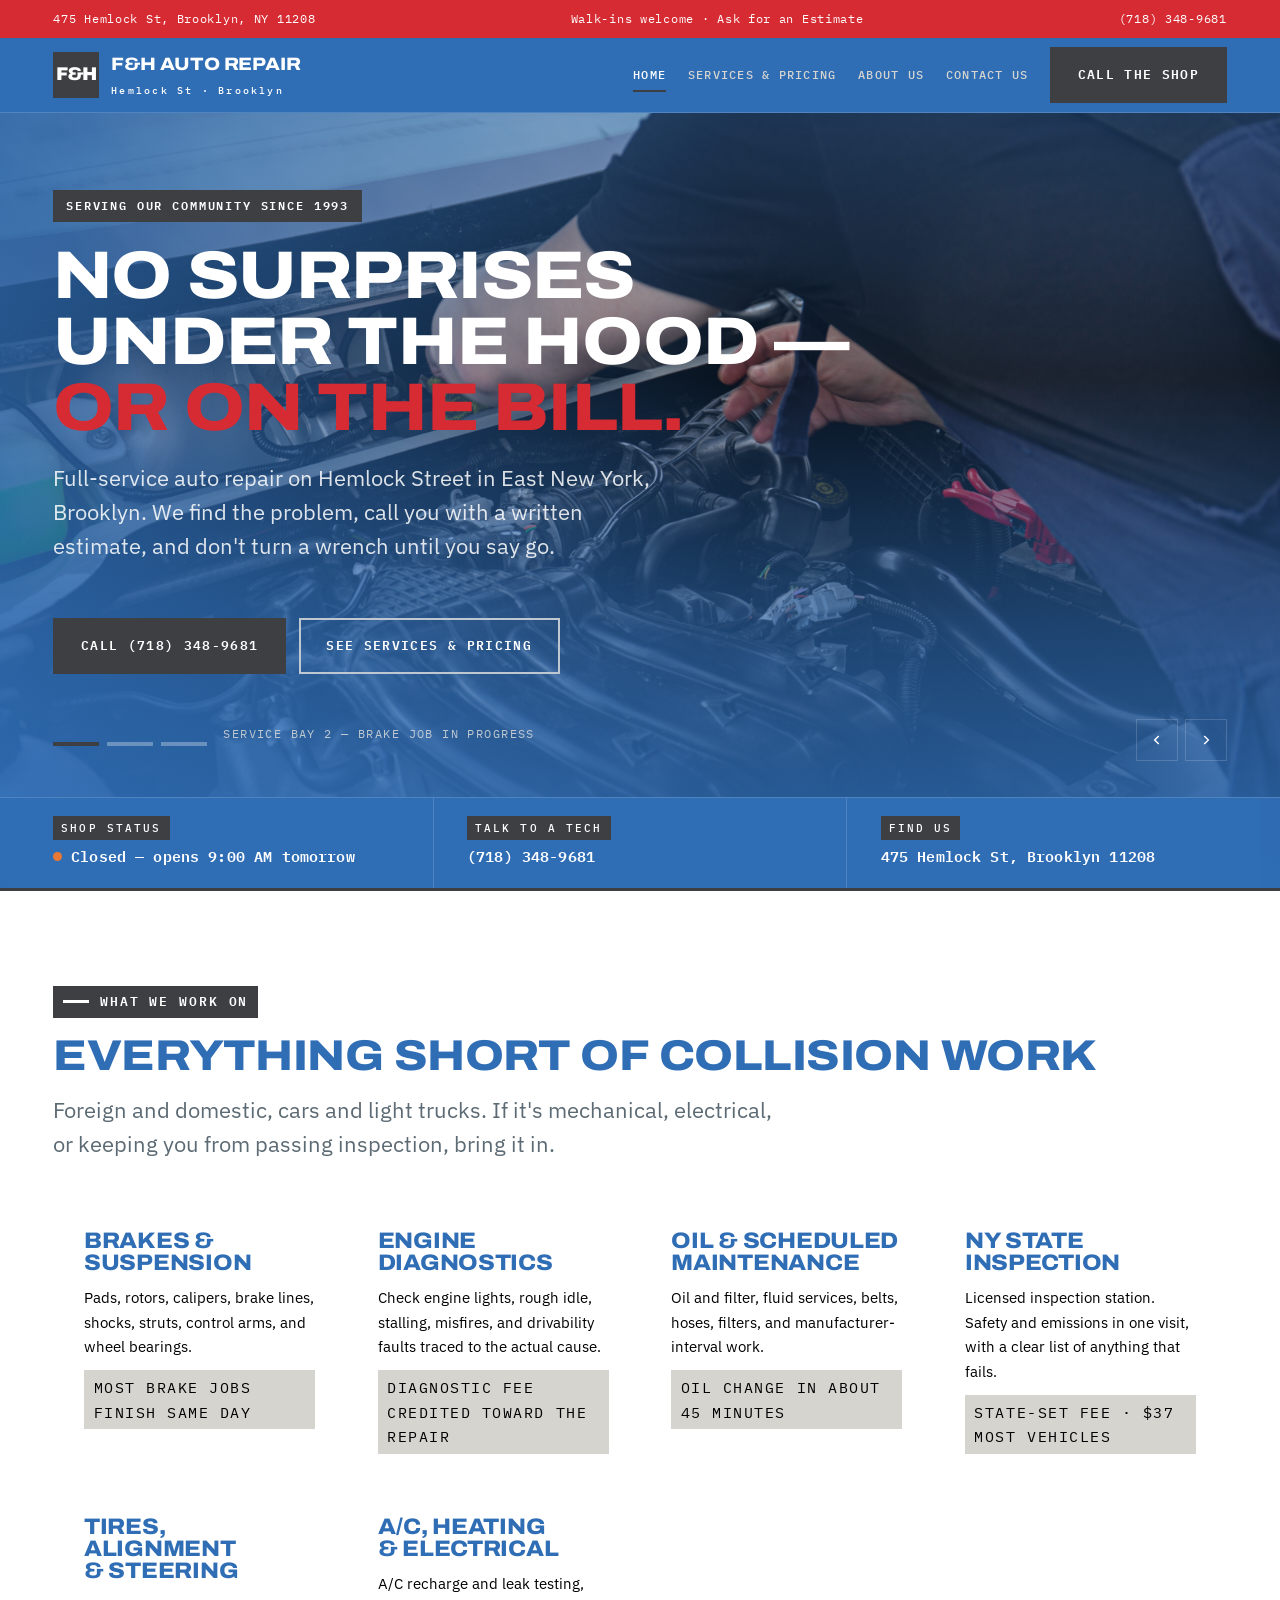
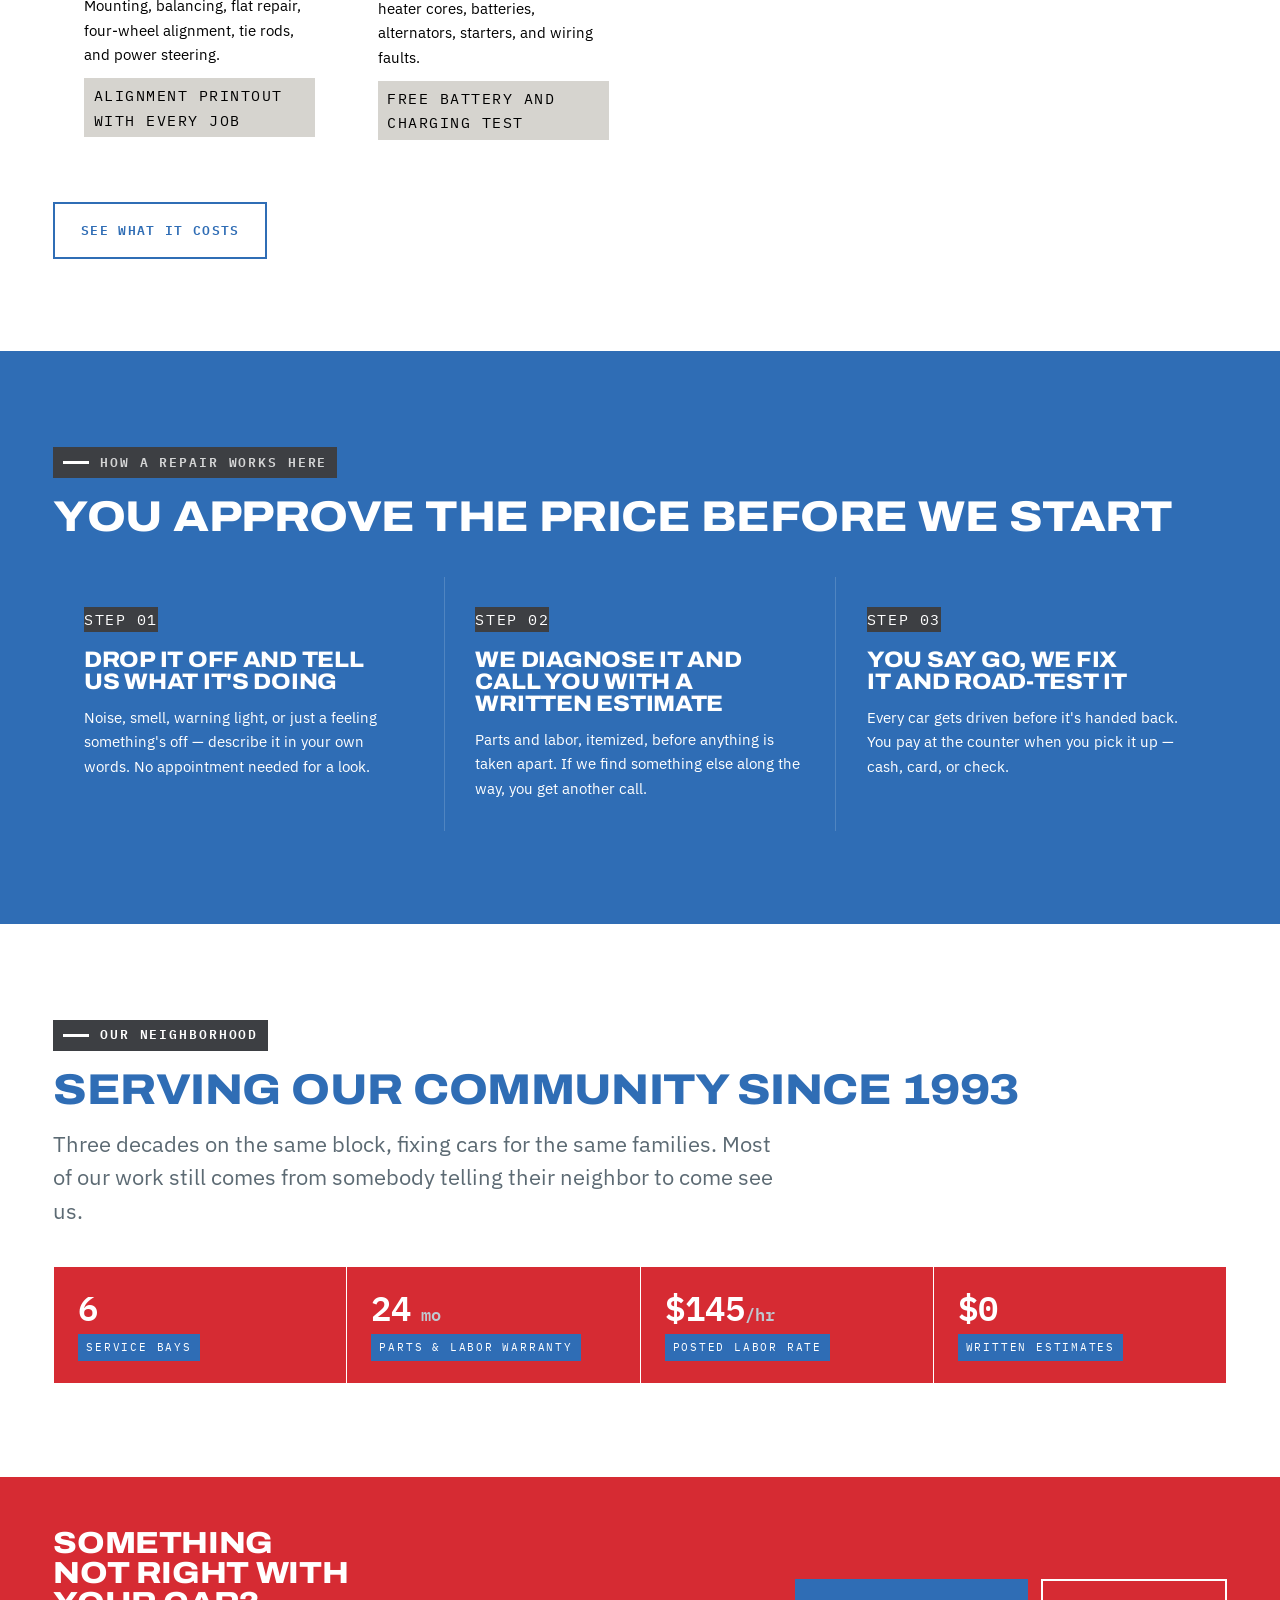
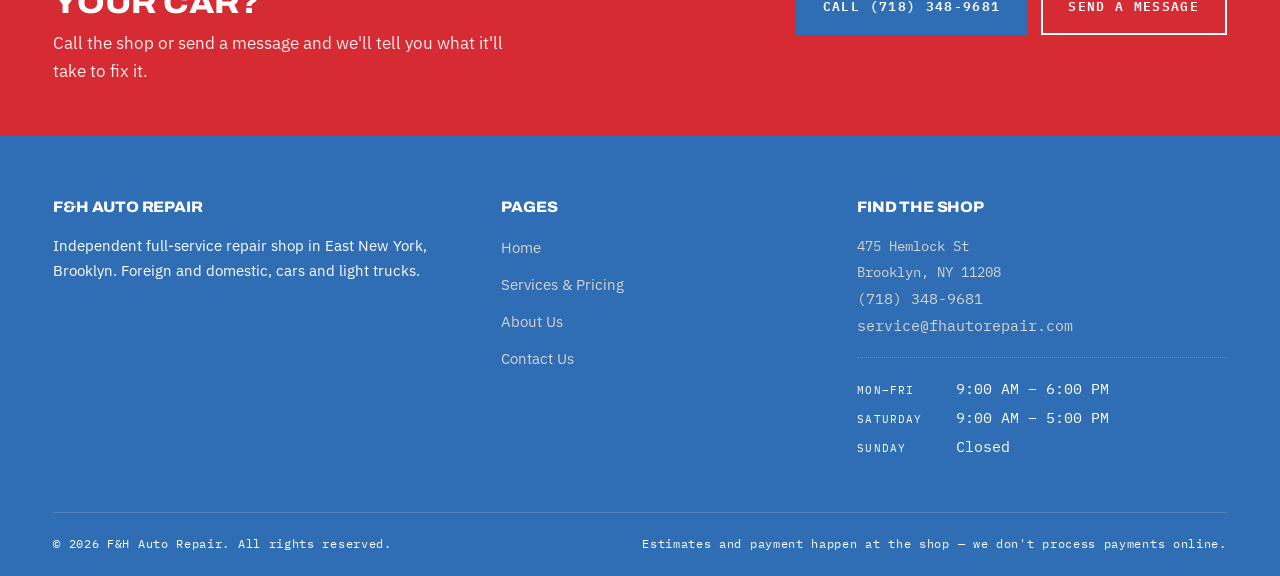
<file: index.html>
<!DOCTYPE html>
<!--
  F&H Auto Repair — Home
  PLACEHOLDERS TO REPLACE BEFORE LAUNCH:
    · Phone number (718) 555-0142 — appears in the utility bar, readout, nav, and footer
    · images/slide-1..3.jpg — swap in real shop photography (2400×1350 or larger)
    · Year established, bay count, and warranty terms in the "Shop facts" band
-->
<html lang="en">
<head>
<meta charset="utf-8">
<meta name="viewport" content="width=device-width, initial-scale=1">
<title>F&amp;H Auto Repair — Serving East New York, Brooklyn Since 1993</title>
<meta name="description" content="Serving our community since 1993. Full-service auto repair on Hemlock Street in Brooklyn. Brakes, engine diagnostics, NY State Inspection, tires and alignment. Written estimates before any work starts.">
<meta name="theme-color" content="#171717">

<link rel="preconnect" href="https://fonts.googleapis.com">
<link rel="preconnect" href="https://fonts.gstatic.com" crossorigin>
<link href="https://fonts.googleapis.com/css2?family=Archivo:wdth,wght@62..125,400..900&family=IBM+Plex+Mono:wght@400;500;600&family=IBM+Plex+Sans:wght@400;500;600&display=swap" rel="stylesheet">
<link rel="stylesheet" href="css/styles.css">
</head>

<body>
<a class="skip" href="#main">Skip to main content</a>

<!-- Utility bar -->
<div class="utility">
  <div class="wrap">
    <span>475 Hemlock St, Brooklyn, NY 11208</span>
    <span class="utility__note">Walk-ins welcome · Ask for an Estimate</span>
    <a href="tel:+17183489681">(718) 348-9681</a>
  </div>
</div>

<!-- Masthead -->
<header class="masthead">
  <div class="wrap">
    <a class="logo" href="index.html">
      <span class="logo__mark" aria-hidden="true">F&amp;H</span>
      <span>
        <span class="logo__name">F&amp;H Auto Repair</span>
        <span class="logo__sub">Hemlock St · Brooklyn</span>
      </span>
    </a>

    <button class="nav-toggle" type="button" aria-expanded="false" aria-controls="site-nav">
      <span class="nav-toggle__bars" aria-hidden="true"><i></i><i></i><i></i></span>
      Menu
    </button>

    <nav class="nav" id="site-nav" aria-label="Main">
      <ul class="nav__list">
        <li><a href="index.html" aria-current="page">Home</a></li>
        <li><a href="services.html">Services &amp; Pricing</a></li>
        <li><a href="about.html">About Us</a></li>
        <li><a href="contact.html">Contact Us</a></li>
        <li class="nav__cta"><a class="btn btn--primary" href="tel:+17183489681">Call the shop</a></li>
      </ul>
    </nav>
  </div>
</header>

<main id="main">

  <!-- ============================ HERO ============================ -->
  <section class="hero">
    <div class="slideshow" data-slideshow aria-live="off">
      <div class="slide is-active" data-label="Service bay 2 — brake job in progress">
        <img src="images/slide-1.jpg" alt="A vehicle raised on a lift inside the F&amp;H Auto Repair service bay." width="2400" height="1350" fetchpriority="high">
      </div>
      <div class="slide" data-label="Diagnostics — reading live engine data">
        <img src="images/slide-2.jpg" alt="A technician running computer diagnostics on a vehicle's engine." width="2400" height="1350" loading="lazy">
      </div>
      <div class="slide" data-label="Front counter — written estimates, every job">
        <img src="images/slide-3.jpg" alt="The front counter at F&amp;H Auto Repair where estimates are reviewed with customers." width="2400" height="1350" loading="lazy">
      </div>
    </div>

    <div class="wrap hero__inner">
      <span class="hero__tag">Serving our community since 1993</span>
      <h1>No surprises under the hood — <em>or on the bill.</em></h1>
      <p class="hero__lede">
        Full-service auto repair on Hemlock Street in East New York, Brooklyn. We find the problem, call you with a
        written estimate, and don't turn a wrench until you say go.
      </p>

      <div class="btn-row">
        <a class="btn btn--primary" href="tel:+17183489681">Call (718) 348-9681</a>
        <a class="btn btn--ghost" href="services.html">See services &amp; pricing</a>
      </div>

      <div class="hero__controls">
        <ul class="dots" aria-label="Choose a photo">
          <li><button type="button" data-dot aria-current="true" aria-label="Photo 1: service bay"></button></li>
          <li><button type="button" data-dot aria-current="false" aria-label="Photo 2: diagnostics"></button></li>
          <li><button type="button" data-dot aria-current="false" aria-label="Photo 3: front counter"></button></li>
        </ul>
        <p class="slide-caption" data-caption>Service bay 2 — brake job in progress</p>
        <div class="arrows">
          <button type="button" data-prev aria-label="Previous photo">
            <svg width="14" height="14" viewBox="0 0 24 24" fill="none" stroke="currentColor" stroke-width="2.5" aria-hidden="true"><path d="M15 5 8 12l7 7"/></svg>
          </button>
          <button type="button" data-next aria-label="Next photo">
            <svg width="14" height="14" viewBox="0 0 24 24" fill="none" stroke="currentColor" stroke-width="2.5" aria-hidden="true"><path d="m9 5 7 7-7 7"/></svg>
          </button>
        </div>
      </div>
    </div>

    <!-- Signature element: live shop readout -->
    <div class="readout">
      <div class="wrap">
        <div class="readout__cell">
          <span class="readout__label">Shop status</span>
          <span class="readout__value status status--closed" data-status>
            <span class="status__dot" aria-hidden="true"></span>
            <span>Mon–Fri 9:00 AM – 6:00 PM</span>
          </span>
        </div>
        <div class="readout__cell">
          <span class="readout__label">Talk to a tech</span>
          <a class="readout__value" href="tel:+17183489681">(718) 348-9681</a>
        </div>
        <div class="readout__cell">
          <span class="readout__label">Find us</span>
          <a class="readout__value" href="contact.html">475 Hemlock St, Brooklyn 11208</a>
        </div>
      </div>
    </div>
  </section>

  <!-- ============================ SERVICES ============================ -->
  <section class="band">
    <div class="wrap">
      <div class="section-head">
        <p class="eyebrow">What we work on</p>
        <h2>Everything short of collision work</h2>
        <p class="lede">
          Foreign and domestic, cars and light trucks. If it's mechanical, electrical, or
          keeping you from passing inspection, bring it in.
        </p>
      </div>

      <div class="grid">
        <article class="card">
          <h3>Brakes &amp; Suspension</h3>
          <p>Pads, rotors, calipers, brake lines, shocks, struts, control arms, and wheel bearings.</p>
          <p class="card__meta">Most brake jobs finish same day</p>
        </article>

        <article class="card">
          <h3>Engine Diagnostics</h3>
          <p>Check engine lights, rough idle, stalling, misfires, and drivability faults traced to the actual cause.</p>
          <p class="card__meta">Diagnostic fee credited toward the repair</p>
        </article>

        <article class="card">
          <h3>Oil &amp; Scheduled Maintenance</h3>
          <p>Oil and filter, fluid services, belts, hoses, filters, and manufacturer-interval work.</p>
          <p class="card__meta">Oil change in about 45 minutes</p>
        </article>

        <article class="card">
          <h3>NY State Inspection</h3>
          <p>Licensed inspection station. Safety and emissions in one visit, with a clear list of anything that fails.</p>
          <p class="card__meta">State-set fee · $37 most vehicles</p>
        </article>

        <article class="card">
          <h3>Tires, Alignment &amp; Steering</h3>
          <p>Mounting, balancing, flat repair, four-wheel alignment, tie rods, and power steering.</p>
          <p class="card__meta">Alignment printout with every job</p>
        </article>

        <article class="card">
          <h3>A/C, Heating &amp; Electrical</h3>
          <p>A/C recharge and leak testing, heater cores, batteries, alternators, starters, and wiring faults.</p>
          <p class="card__meta">Free battery and charging test</p>
        </article>
      </div>

      <div class="btn-row" style="margin-top: 2rem;">
        <a class="btn btn--outline" href="services.html">See what it costs</a>
      </div>
    </div>
  </section>

  <!-- ============================ PROCESS ============================ -->
  <section class="band band--dark">
    <div class="wrap">
      <div class="section-head">
        <p class="eyebrow">How a repair works here</p>
        <h2>You approve the price before we start</h2>
      </div>

      <ol class="grid" style="list-style: none; margin: 0; padding: 0;">
        <li class="card">
          <p class="card__meta" style="margin: 0 0 .4rem; padding: 0; border: 0;">Step 01</p>
          <h3>Drop it off and tell us what it's doing</h3>
          <p>Noise, smell, warning light, or just a feeling something's off — describe it in your own words. No appointment needed for a look.</p>
        </li>
        <li class="card">
          <p class="card__meta" style="margin: 0 0 .4rem; padding: 0; border: 0;">Step 02</p>
          <h3>We diagnose it and call you with a written estimate</h3>
          <p>Parts and labor, itemized, before anything is taken apart. If we find something else along the way, you get another call.</p>
        </li>
        <li class="card">
          <p class="card__meta" style="margin: 0 0 .4rem; padding: 0; border: 0;">Step 03</p>
          <h3>You say go, we fix it and road-test it</h3>
          <p>Every car gets driven before it's handed back. You pay at the counter when you pick it up — cash, card, or check.</p>
        </li>
      </ol>
    </div>
  </section>

  <!-- ============================ SHOP FACTS ============================ -->
  <section class="band">
    <div class="wrap">
      <div class="section-head">
        <p class="eyebrow">Our neighborhood</p>
        <h2>Serving our community since 1993</h2>
        <p class="lede">
          Three decades on the same block, fixing cars for the same families. Most of our
          work still comes from somebody telling their neighbor to come see us.
        </p>
      </div>

      <div class="rate-strip">
        <div class="rate-strip__cell">
          <span class="rate-strip__figure">6</span>
          <span class="rate-strip__label">Service bays</span>
        </div>
        <div class="rate-strip__cell">
          <span class="rate-strip__figure">24<small> mo</small></span>
          <span class="rate-strip__label">Parts &amp; labor warranty</span>
        </div>
        <div class="rate-strip__cell">
          <span class="rate-strip__figure">$145<small>/hr</small></span>
          <span class="rate-strip__label">Posted labor rate</span>
        </div>
        <div class="rate-strip__cell">
          <span class="rate-strip__figure">$0</span>
          <span class="rate-strip__label">Written estimates</span>
        </div>
      </div>
    </div>
  </section>

  <!-- ============================ CTA ============================ -->
  <section class="cta-strip">
    <div class="wrap">
      <div>
        <h2>Something not right with your car?</h2>
        <p>Call the shop or send a message and we'll tell you what it'll take to fix it.</p>
      </div>
      <div class="btn-row">
        <a class="btn btn--solid-dark" href="tel:+17183489681">Call (718) 348-9681</a>
        <a class="btn btn--outline" href="contact.html">Send a message</a>
      </div>
    </div>
  </section>

</main>

<!-- ============================ FOOTER ============================ -->
<footer class="footer">
  <div class="wrap">
    <div class="footer__grid">
      <div>
        <h4>F&amp;H Auto Repair</h4>
        <p>Independent full-service repair shop in East New York, Brooklyn. Foreign and domestic, cars and light trucks.</p>
      </div>

      <div>
        <h4>Pages</h4>
        <ul>
          <li><a href="index.html">Home</a></li>
          <li><a href="services.html">Services &amp; Pricing</a></li>
          <li><a href="about.html">About Us</a></li>
          <li><a href="contact.html">Contact Us</a></li>
        </ul>
      </div>

      <div>
        <h4>Find the shop</h4>
        <address>
          475 Hemlock St<br>
          Brooklyn, NY 11208<br>
          <a href="tel:+17183489681">(718) 348-9681</a><br>
          <a href="mailto:service@fhautorepair.com">service@fhautorepair.com</a>
        </address>
        <p class="footer__hours">
          <span>Mon&ndash;Fri</span> 9:00 AM &ndash; 6:00 PM<br>
          <span>Saturday</span> 9:00 AM &ndash; 5:00 PM<br>
          <span>Sunday</span> Closed
        </p>
      </div>
    </div>

    <div class="footer__base">
      <span>&copy; <span data-year>2026</span> F&amp;H Auto Repair. All rights reserved.</span>
      <span>Estimates and payment happen at the shop — we don't process payments online.</span>
    </div>
  </div>
</footer>

<script src="js/main.js"></script>
</body>
</html>
</file>
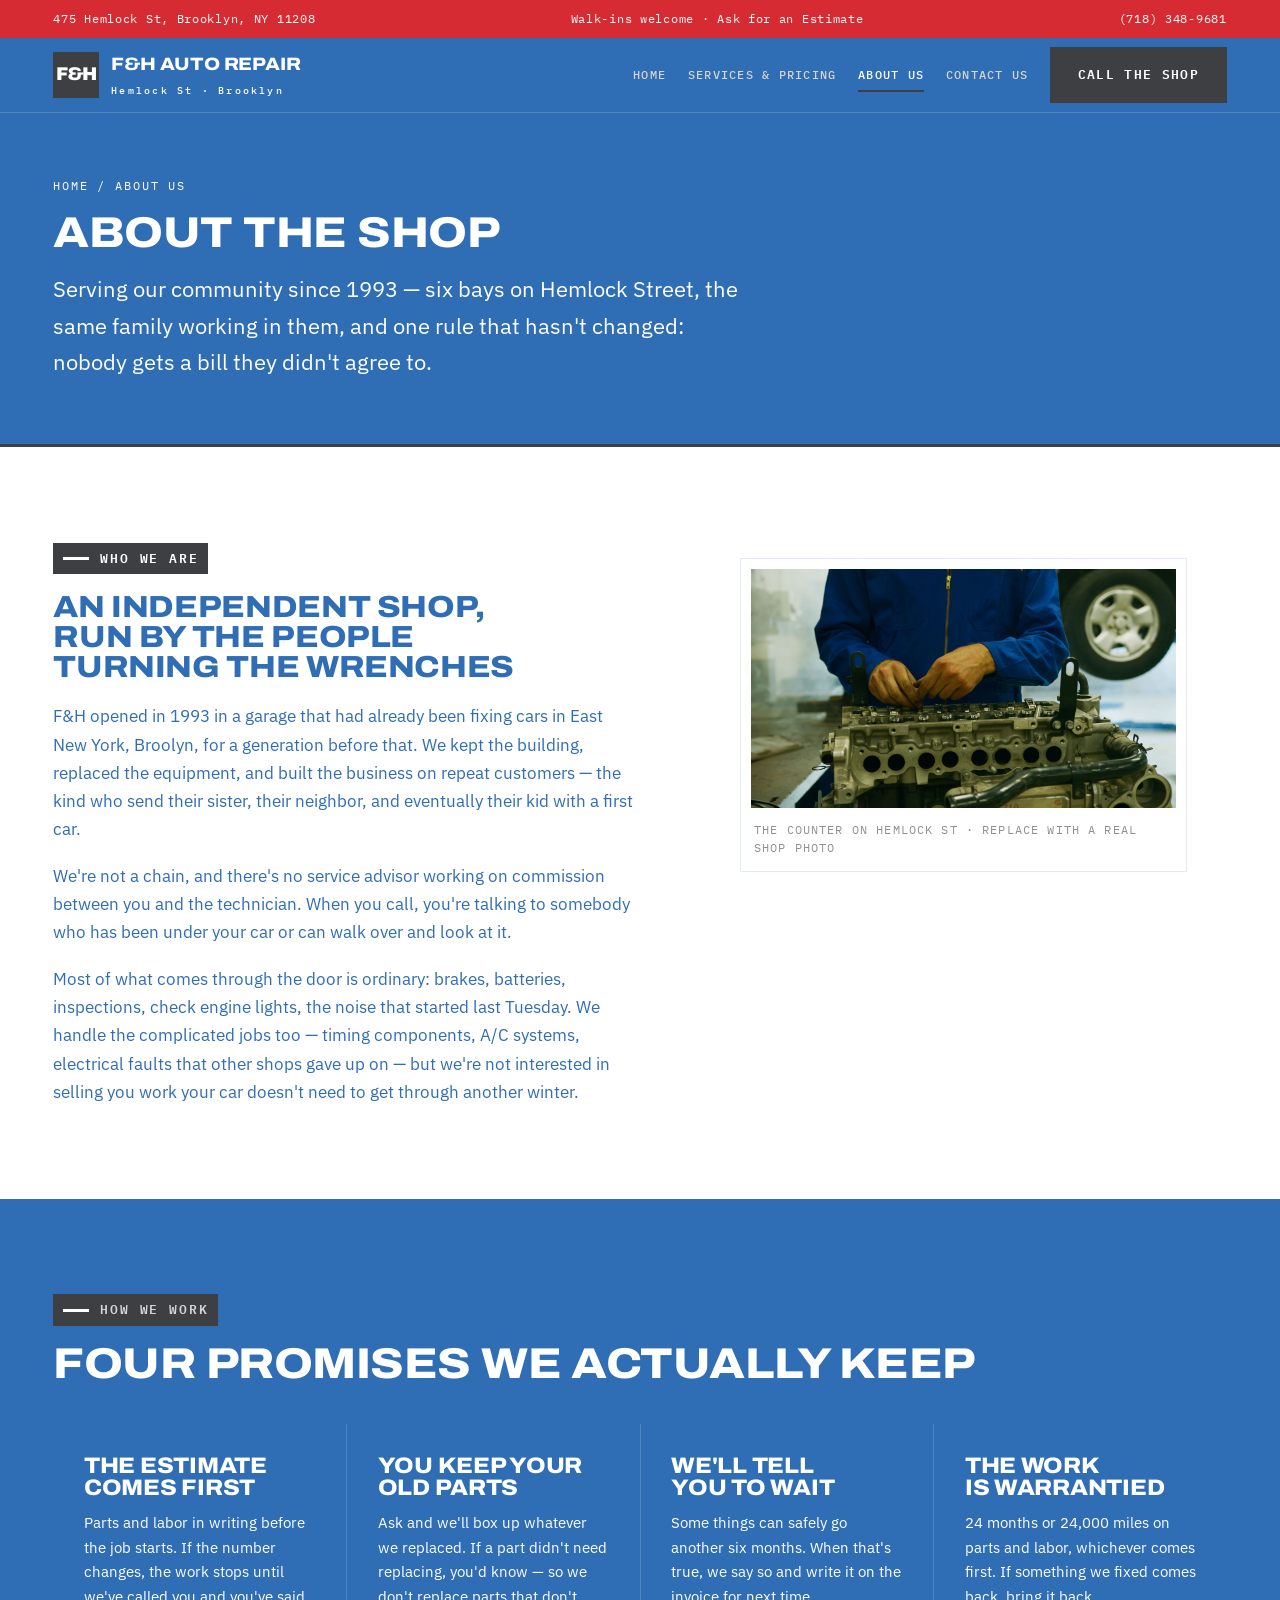
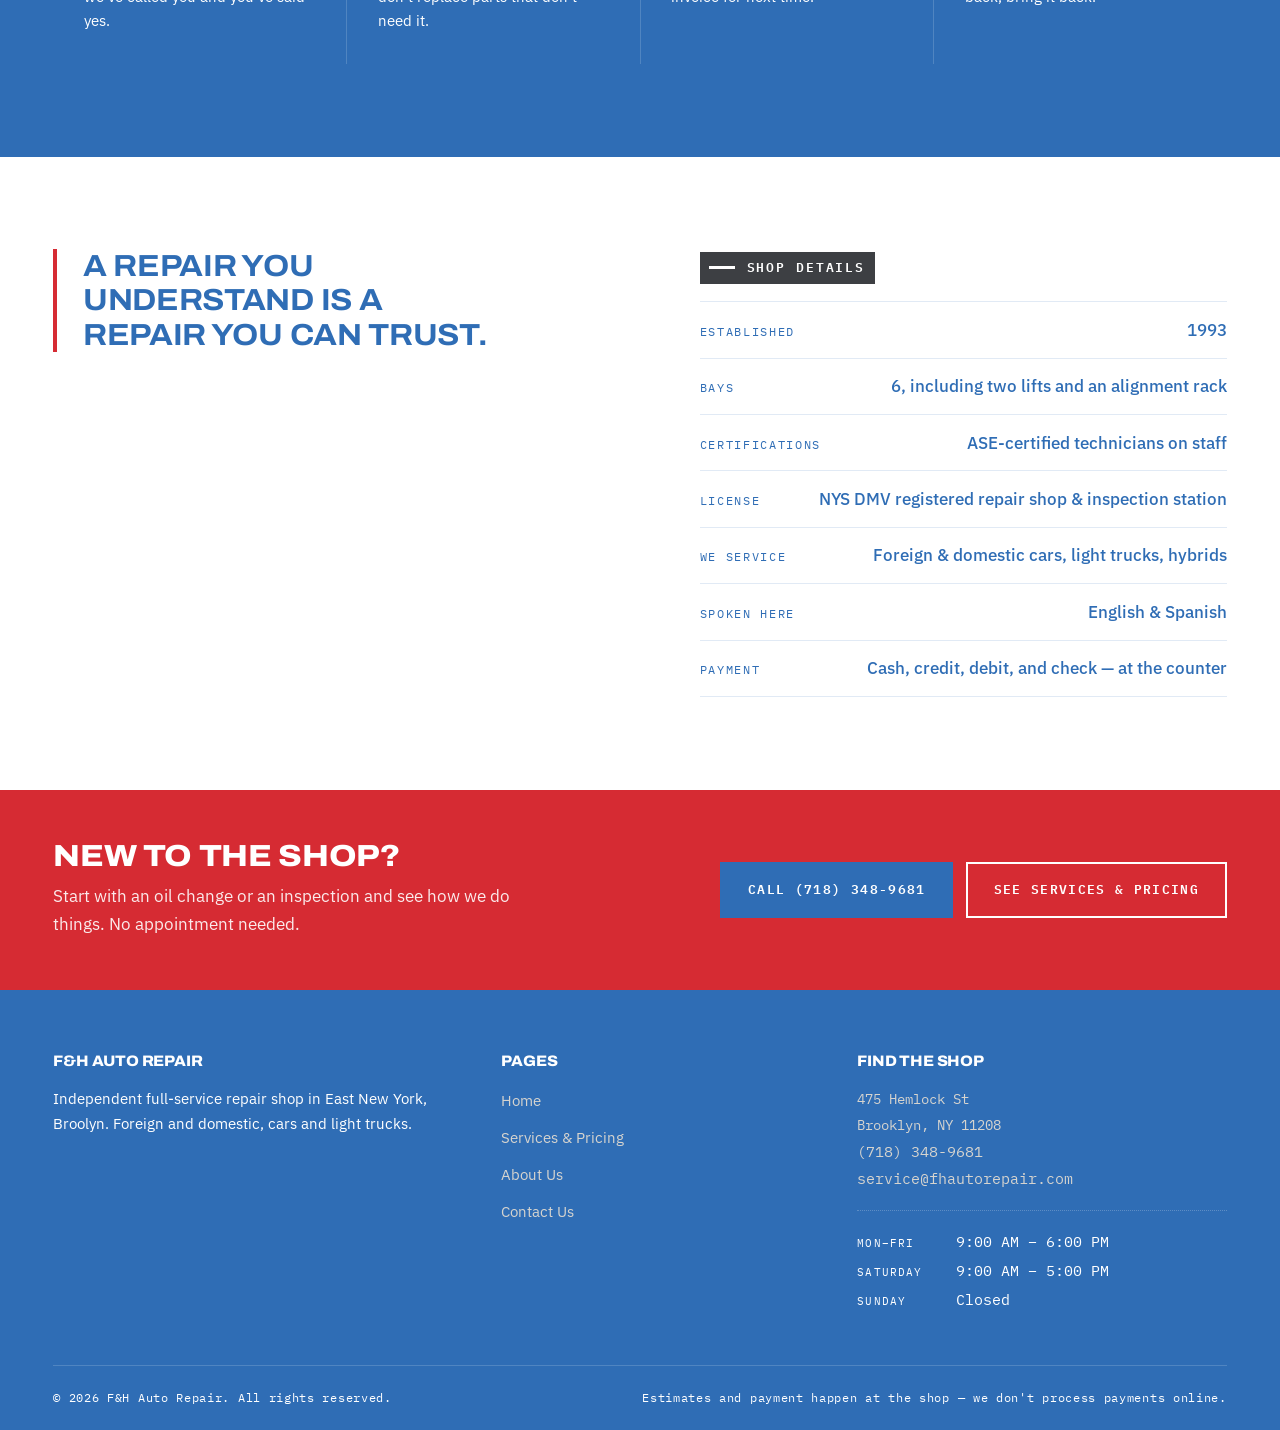
<file: about.html>
<!DOCTYPE html>
<!--
  F&H Auto Repair — About Us
  PLACEHOLDER COPY: the shop's founding year, owner names, certifications and
  languages spoken are written as realistic examples. Replace with the real details.
-->
<html lang="en">
<head>
<meta charset="utf-8">
<meta name="viewport" content="width=device-width, initial-scale=1">
<title>About Us — F&amp;H Auto Repair, Brooklyn</title>
<meta name="description" content="F&amp;H Auto Repair is an independent, family-run shop on Hemlock Street in Cypress Hills, Brooklyn, serving neighbors since 1993.">
<meta name="theme-color" content="#171717">

<link rel="preconnect" href="https://fonts.googleapis.com">
<link rel="preconnect" href="https://fonts.gstatic.com" crossorigin>
<link href="https://fonts.googleapis.com/css2?family=Archivo:wdth,wght@62..125,400..900&family=IBM+Plex+Mono:wght@400;500;600&family=IBM+Plex+Sans:wght@400;500;600&display=swap" rel="stylesheet">
<link rel="stylesheet" href="css/styles.css">
</head>

<body>
<a class="skip" href="#main">Skip to main content</a>

<div class="utility">
  <div class="wrap">
    <span>475 Hemlock St, Brooklyn, NY 11208</span>
    <span class="utility__note">Walk-ins welcome · Ask for an Estimate</span>
    <a href="tel:+17183489681">(718) 348-9681</a>
  </div>
</div>

<header class="masthead">
  <div class="wrap">
    <a class="logo" href="index.html">
      <span class="logo__mark" aria-hidden="true">F&amp;H</span>
      <span>
        <span class="logo__name">F&amp;H Auto Repair</span>
        <span class="logo__sub">Hemlock St · Brooklyn</span>
      </span>
    </a>

    <button class="nav-toggle" type="button" aria-expanded="false" aria-controls="site-nav">
      <span class="nav-toggle__bars" aria-hidden="true"><i></i><i></i><i></i></span>
      Menu
    </button>

    <nav class="nav" id="site-nav" aria-label="Main">
      <ul class="nav__list">
        <li><a href="index.html">Home</a></li>
        <li><a href="services.html">Services &amp; Pricing</a></li>
        <li><a href="about.html" aria-current="page">About Us</a></li>
        <li><a href="contact.html">Contact Us</a></li>
        <li class="nav__cta"><a class="btn btn--primary" href="tel:+17183489681">Call the shop</a></li>
      </ul>
    </nav>
  </div>
</header>

<main id="main">

  <section class="page-head">
    <div class="wrap">
      <p class="crumb"><a href="index.html">Home</a> / About Us</p>
      <h1>About the shop</h1>
      <p class="lede">
        Serving our community since 1993 — six bays on Hemlock Street, the same family
        working in them, and one rule that hasn't changed: nobody gets a bill they
        didn't agree to.
      </p>
    </div>
  </section>

  <section class="band">
    <div class="wrap">
      <div class="split">
        <div>
          <p class="eyebrow">Who we are</p>
          <h2>An independent shop, run by the people turning the wrenches</h2>
          <p style="margin-top:1.3rem;">
            F&amp;H opened in 1993 in a garage that had already been fixing cars in East New York, Broolyn, for a generation before that. We kept the building, replaced the
            equipment, and built the business on repeat customers — the kind who send
            their sister, their neighbor, and eventually their kid with a first car.
          </p>
          <p>
            We're not a chain, and there's no service advisor working on commission between
            you and the technician. When you call, you're talking to somebody who has been
            under your car or can walk over and look at it.
          </p>
          <p>
            Most of what comes through the door is ordinary: brakes, batteries, inspections,
            check engine lights, the noise that started last Tuesday. We handle the
            complicated jobs too — timing components, A/C systems, electrical faults that
            other shops gave up on — but we're not interested in selling you work your car
            doesn't need to get through another winter.
          </p>
        </div>

        <figure class="figure-frame">
          <img src="images/slide-3.jpg" alt="The front counter and waiting area at F&amp;H Auto Repair." width="2400" height="1350" loading="lazy">
          <figcaption>The counter on Hemlock St · Replace with a real shop photo</figcaption>
        </figure>
      </div>
    </div>
  </section>

  <!-- Standards -->
  <section class="band band--dark">
    <div class="wrap">
      <div class="section-head">
        <p class="eyebrow">How we work</p>
        <h2>Four promises we actually keep</h2>
      </div>

      <div class="grid">
        <article class="card">
          <h3>The estimate comes first</h3>
          <p>Parts and labor in writing before the job starts. If the number changes, the work stops until we've called you and you've said yes.</p>
        </article>
        <article class="card">
          <h3>You keep your old parts</h3>
          <p>Ask and we'll box up whatever we replaced. If a part didn't need replacing, you'd know — so we don't replace parts that don't need it.</p>
        </article>
        <article class="card">
          <h3>We'll tell you to wait</h3>
          <p>Some things can safely go another six months. When that's true, we say so and write it on the invoice for next time.</p>
        </article>
        <article class="card">
          <h3>The work is warrantied</h3>
          <p>24 months or 24,000 miles on parts and labor, whichever comes first. If something we fixed comes back, bring it back.</p>
        </article>
      </div>
    </div>
  </section>

  <!-- Statement + specs -->
  <section class="band">
    <div class="wrap">
      <div class="split">
        <p class="statement">
          A repair you understand is a repair you can trust.
        </p>

        <div>
          <p class="eyebrow">Shop details</p>
          <ul class="specs">
            <li><span class="specs__key">Established</span><span class="specs__val">1993</span></li>
            <li><span class="specs__key">Bays</span><span class="specs__val">6, including two lifts and an alignment rack</span></li>
            <li><span class="specs__key">Certifications</span><span class="specs__val">ASE-certified technicians on staff</span></li>
            <li><span class="specs__key">License</span><span class="specs__val">NYS DMV registered repair shop &amp; inspection station</span></li>
            <li><span class="specs__key">We service</span><span class="specs__val">Foreign &amp; domestic cars, light trucks, hybrids</span></li>
            <li><span class="specs__key">Spoken here</span><span class="specs__val">English &amp; Spanish</span></li>
            <li><span class="specs__key">Payment</span><span class="specs__val">Cash, credit, debit, and check — at the counter</span></li>
          </ul>
        </div>
      </div>
    </div>
  </section>

  <section class="cta-strip">
    <div class="wrap">
      <div>
        <h2>New to the shop?</h2>
        <p>Start with an oil change or an inspection and see how we do things. No appointment needed.</p>
      </div>
      <div class="btn-row">
        <a class="btn btn--solid-dark" href="tel:+17183489681">Call (718) 348-9681</a>
        <a class="btn btn--outline" href="services.html">See services &amp; pricing</a>
      </div>
    </div>
  </section>

</main>

<footer class="footer">
  <div class="wrap">
    <div class="footer__grid">
      <div>
        <h4>F&amp;H Auto Repair</h4>
        <p>Independent full-service repair shop in East New York, Broolyn. Foreign and domestic, cars and light trucks.</p>
      </div>
      <div>
        <h4>Pages</h4>
        <ul>
          <li><a href="index.html">Home</a></li>
          <li><a href="services.html">Services &amp; Pricing</a></li>
          <li><a href="about.html">About Us</a></li>
          <li><a href="contact.html">Contact Us</a></li>
        </ul>
      </div>
      <div>
        <h4>Find the shop</h4>
        <address>
          475 Hemlock St<br>
          Brooklyn, NY 11208<br>
          <a href="tel:+17183489681">(718) 348-9681</a><br>
          <a href="mailto:service@fhautorepair.com">service@fhautorepair.com</a>
        </address>
        <p class="footer__hours">
          <span>Mon&ndash;Fri</span> 9:00 AM &ndash; 6:00 PM<br>
          <span>Saturday</span> 9:00 AM &ndash; 5:00 PM<br>
          <span>Sunday</span> Closed
        </p>
      </div>
    </div>
    <div class="footer__base">
      <span>&copy; <span data-year>2026</span> F&amp;H Auto Repair. All rights reserved.</span>
      <span>Estimates and payment happen at the shop — we don't process payments online.</span>
    </div>
  </div>
</footer>

<script src="js/main.js"></script>
</body>
</html>
</file>
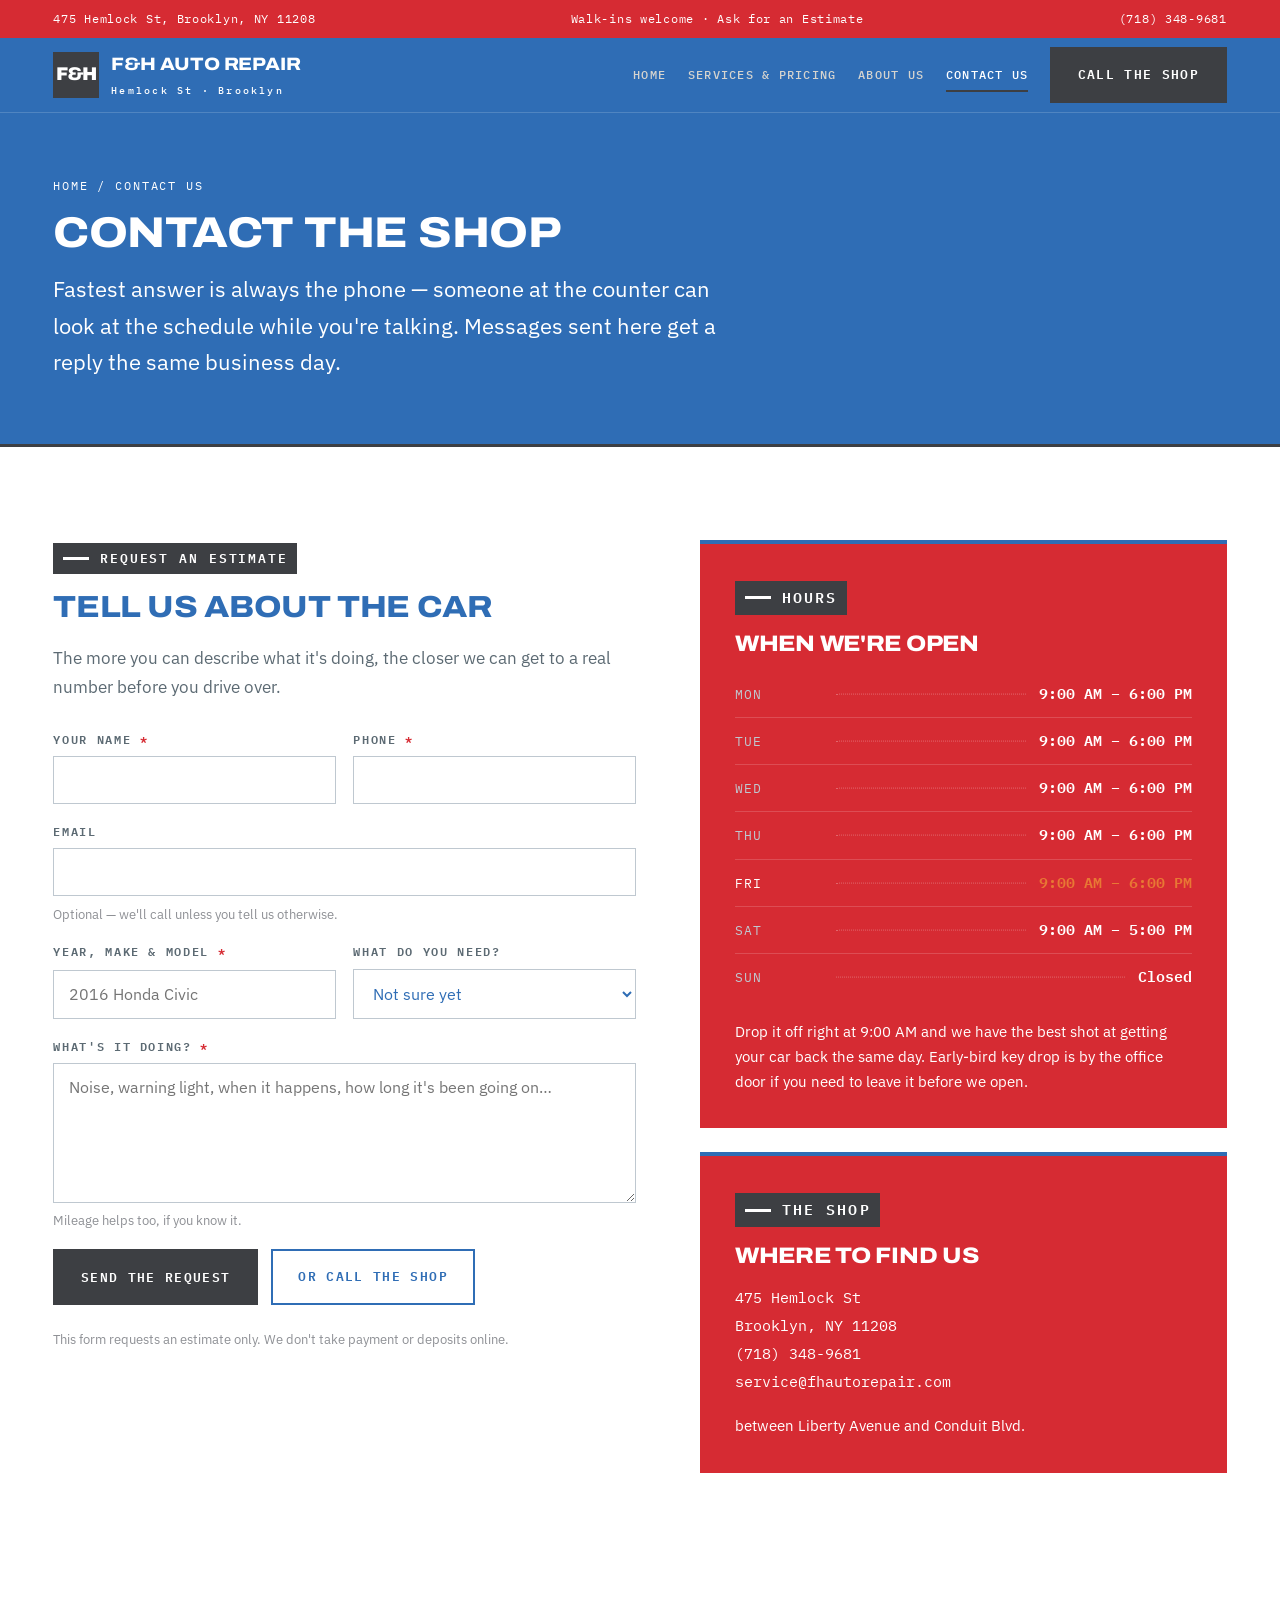
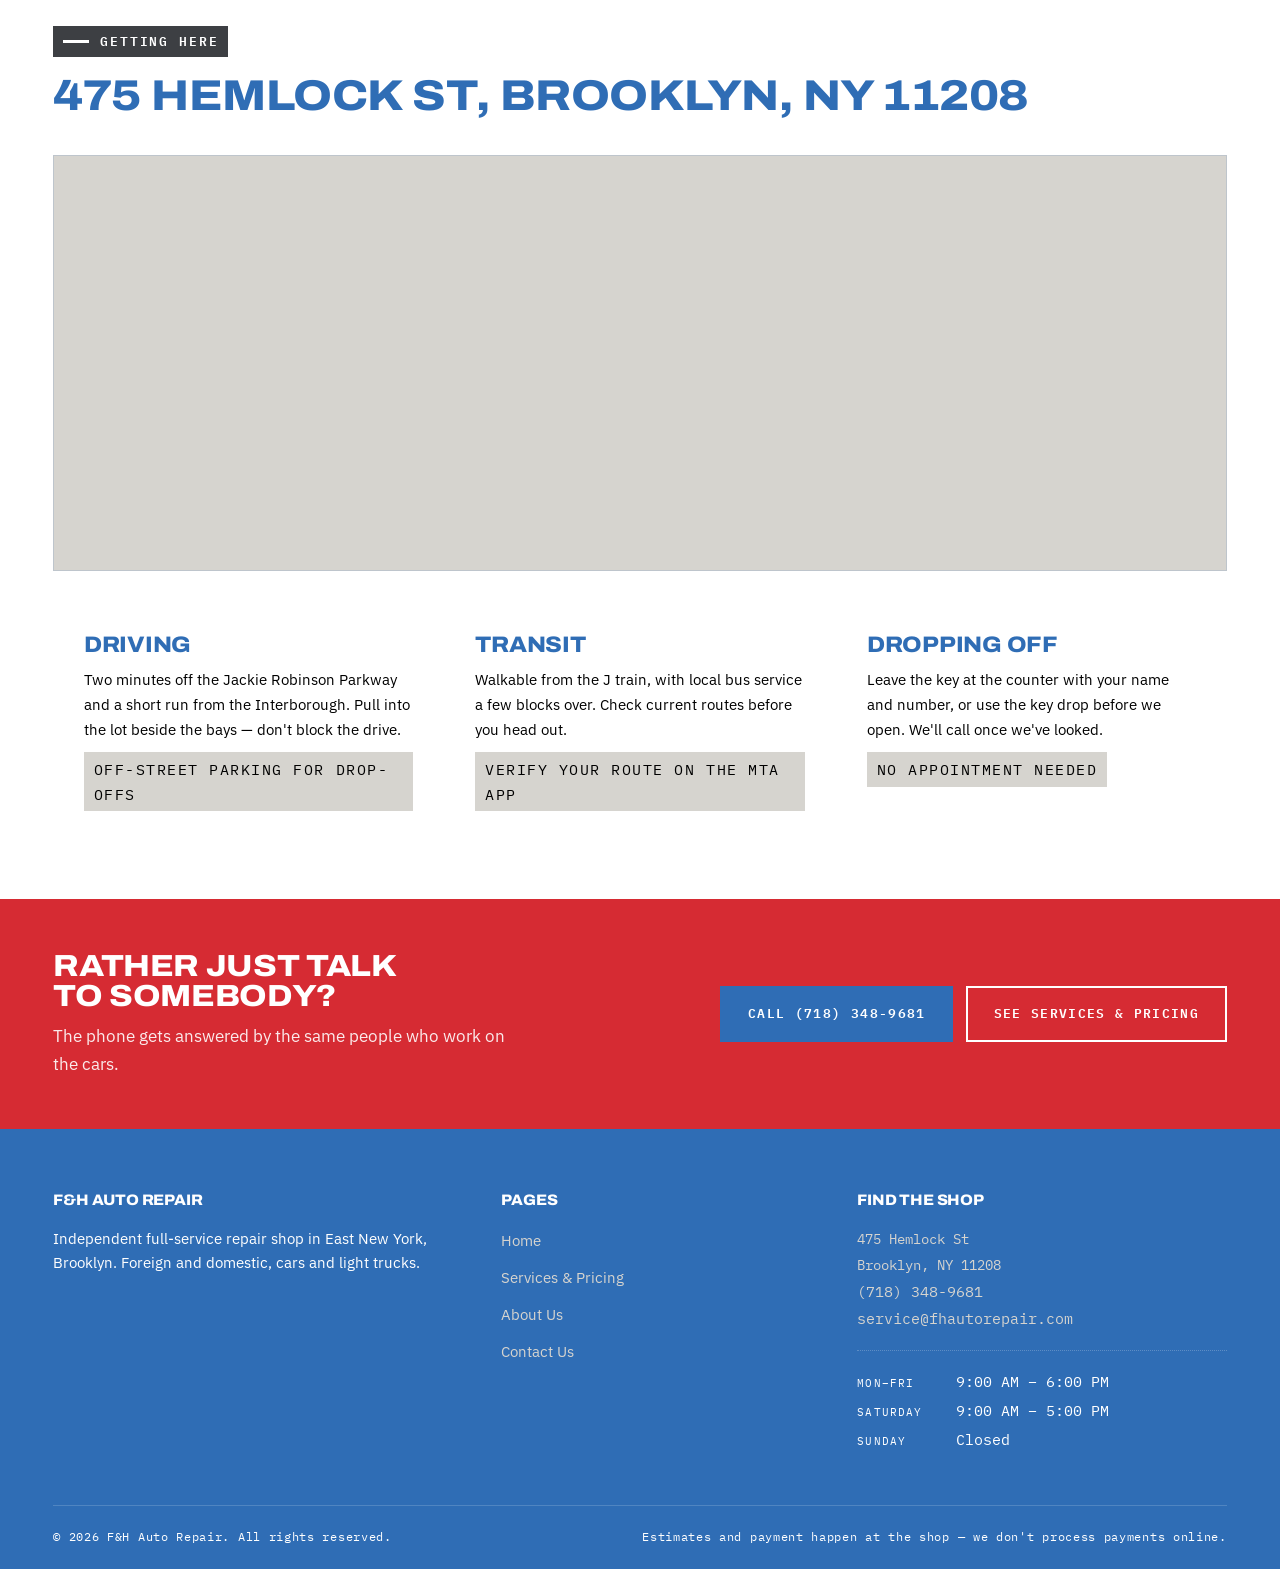
<file: contact.html>
<!DOCTYPE html>
<!--
  F&H Auto Repair — Contact Us
  FORM WIRING: the form below posts nowhere until you set an endpoint on the
  <form action=""> attribute. Two options, both no-code on this page:
    1. A form service (Formspree, Basin, Netlify Forms) — paste their endpoint in action="".
    2. Salesforce Web-to-Case — set action to the Web-to-Case servlet, add the hidden
       orgid and retURL inputs (commented out below), and rename the fields to the
       Case API names (name, email, phone, subject, description).
  SHOP HOURS live in js/main.js (the HOURS object) so the status readout and this
  list never drift apart. Change them there, then match the labels in this markup.
-->
<html lang="en">
<head>
<meta charset="utf-8">
<meta name="viewport" content="width=device-width, initial-scale=1">
<title>Contact Us — F&amp;H Auto Repair, 475 Hemlock St, Brooklyn</title>
<meta name="description" content="Call, message, or stop by F&amp;H Auto Repair at 475 Hemlock St, Brooklyn, NY 11208. Hours, directions, parking and a request form for a written estimate.">
<meta name="theme-color" content="#171717">

<link rel="preconnect" href="https://fonts.googleapis.com">
<link rel="preconnect" href="https://fonts.gstatic.com" crossorigin>
<link href="https://fonts.googleapis.com/css2?family=Archivo:wdth,wght@62..125,400..900&family=IBM+Plex+Mono:wght@400;500;600&family=IBM+Plex+Sans:wght@400;500;600&display=swap" rel="stylesheet">
<link rel="stylesheet" href="css/styles.css">
</head>

<body>
<a class="skip" href="#main">Skip to main content</a>

<div class="utility">
  <div class="wrap">
    <span>475 Hemlock St, Brooklyn, NY 11208</span>
    <span class="utility__note">Walk-ins welcome · Ask for an Estimate</span>
    <a href="tel:+17183489681">(718) 348-9681</a>
  </div>
</div>

<header class="masthead">
  <div class="wrap">
    <a class="logo" href="index.html">
      <span class="logo__mark" aria-hidden="true">F&amp;H</span>
      <span>
        <span class="logo__name">F&amp;H Auto Repair</span>
        <span class="logo__sub">Hemlock St · Brooklyn</span>
      </span>
    </a>

    <button class="nav-toggle" type="button" aria-expanded="false" aria-controls="site-nav">
      <span class="nav-toggle__bars" aria-hidden="true"><i></i><i></i><i></i></span>
      Menu
    </button>

    <nav class="nav" id="site-nav" aria-label="Main">
      <ul class="nav__list">
        <li><a href="index.html">Home</a></li>
        <li><a href="services.html">Services &amp; Pricing</a></li>
        <li><a href="about.html">About Us</a></li>
        <li><a href="contact.html" aria-current="page">Contact Us</a></li>
        <li class="nav__cta"><a class="btn btn--primary" href="tel:+17183489681">Call the shop</a></li>
      </ul>
    </nav>
  </div>
</header>

<main id="main">

  <section class="page-head">
    <div class="wrap">
      <p class="crumb"><a href="index.html">Home</a> / Contact Us</p>
      <h1>Contact the shop</h1>
      <p class="lede">
        Fastest answer is always the phone — someone at the counter can look at the
        schedule while you're talking. Messages sent here get a reply the same business day.
      </p>
    </div>
  </section>

  <section class="band">
    <div class="wrap">
      <div class="split">

        <!-- ============ FORM ============ -->
        <div>
          <p class="eyebrow">Request an estimate</p>
          <h2 style="font-size: var(--step-2); margin-bottom: 1.4rem;">Tell us about the car</h2>
          <p style="margin-bottom: 1.8rem; color: var(--slate);">
            The more you can describe what it's doing, the closer we can get to a real
            number before you drive over.
          </p>

          <!-- action="" is intentionally empty: set your form endpoint here. -->
          <form class="form" action="" method="post">

            <!--
              Salesforce Web-to-Case hidden fields — uncomment and fill in to route
              submissions straight into a Case queue:
              <input type="hidden" name="orgid" value="YOUR_ORG_ID">
              <input type="hidden" name="retURL" value="https://YOURDOMAIN/thank-you.html">
              <input type="hidden" name="origin" value="Web">
            -->

            <div class="form__pair">
              <div class="field">
                <label for="name">Your name <span class="req" aria-hidden="true">*</span></label>
                <input type="text" id="name" name="name" autocomplete="name" required>
              </div>
              <div class="field">
                <label for="phone">Phone <span class="req" aria-hidden="true">*</span></label>
                <input type="tel" id="phone" name="phone" autocomplete="tel" required>
              </div>
            </div>

            <div class="field">
              <label for="email">Email</label>
              <input type="email" id="email" name="email" autocomplete="email">
              <p class="field__hint">Optional — we'll call unless you tell us otherwise.</p>
            </div>

            <div class="form__pair">
              <div class="field">
                <label for="vehicle">Year, make &amp; model <span class="req" aria-hidden="true">*</span></label>
                <input type="text" id="vehicle" name="vehicle" placeholder="2016 Honda Civic" required>
              </div>
              <div class="field">
                <label for="service">What do you need?</label>
                <select id="service" name="service">
                  <option value="">Not sure yet</option>
                  <option>Brakes</option>
                  <option>Oil change or maintenance</option>
                  <option>Check engine light</option>
                  <option>NY State Inspection</option>
                  <option>Tires or alignment</option>
                  <option>A/C or heat</option>
                  <option>Battery, starting or electrical</option>
                  <option>Steering or suspension</option>
                  <option>Pre-purchase inspection</option>
                  <option>Something else</option>
                </select>
              </div>
            </div>

            <div class="field">
              <label for="details">What's it doing? <span class="req" aria-hidden="true">*</span></label>
              <textarea id="details" name="details" required
                placeholder="Noise, warning light, when it happens, how long it's been going on…"></textarea>
              <p class="field__hint">Mileage helps too, if you know it.</p>
            </div>

            <div class="btn-row">
              <button class="btn btn--primary" type="submit">Send the request</button>
              <a class="btn btn--outline" href="tel:+17183489681">Or call the shop</a>
            </div>

            <p class="field__hint" style="margin-top:.4rem;">
              This form requests an estimate only. We don't take payment or deposits online.
            </p>
          </form>
        </div>

        <!-- ============ HOURS + DETAILS ============ -->
        <div>
          <div class="panel">
            <p class="eyebrow">Hours</p>
            <h2>When we're open</h2>
            <ul class="hours" data-hours>
              <li data-day="1"><span class="hours__day">Mon</span><span class="hours__lead" aria-hidden="true"></span><span class="hours__time">9:00 AM – 6:00 PM</span></li>
              <li data-day="2"><span class="hours__day">Tue</span><span class="hours__lead" aria-hidden="true"></span><span class="hours__time">9:00 AM – 6:00 PM</span></li>
              <li data-day="3"><span class="hours__day">Wed</span><span class="hours__lead" aria-hidden="true"></span><span class="hours__time">9:00 AM – 6:00 PM</span></li>
              <li data-day="4"><span class="hours__day">Thu</span><span class="hours__lead" aria-hidden="true"></span><span class="hours__time">9:00 AM – 6:00 PM</span></li>
              <li data-day="5"><span class="hours__day">Fri</span><span class="hours__lead" aria-hidden="true"></span><span class="hours__time">9:00 AM – 6:00 PM</span></li>
              <li data-day="6"><span class="hours__day">Sat</span><span class="hours__lead" aria-hidden="true"></span><span class="hours__time">9:00 AM – 5:00 PM</span></li>
              <li data-day="0"><span class="hours__day">Sun</span><span class="hours__lead" aria-hidden="true"></span><span class="hours__time">Closed</span></li>
            </ul>
            <p style="margin-top:1.2rem;">
              Drop it off right at 9:00 AM and we have the best shot at getting your car
              back the same day. Early-bird key drop is by the office door if you need to
              leave it before we open.
            </p>
          </div>

          <div class="panel">
            <p class="eyebrow">The shop</p>
            <h3>Where to find us</h3>
            <address>
              475 Hemlock St<br>
              Brooklyn, NY 11208<br>
              <a href="tel:+17183489681">(718) 348-9681</a><br>
              <a href="mailto:service@fhautorepair.com">service@fhautorepair.com</a>
            </address>
            <p style="margin-top:1.1rem;">
              between Liberty Avenue and Conduit Blvd.
            </p>
          </div>
        </div>

      </div>
    </div>
  </section>

  <!-- ============ MAP ============ -->
  <section class="band band--tight">
    <div class="wrap">
      <div class="section-head">
        <p class="eyebrow">Getting here</p>
        <h2>475 Hemlock St, Brooklyn, NY 11208</h2>
      </div>

      <div class="map-frame">
        <iframe
          title="Map showing F&amp;H Auto Repair at 475 Hemlock Street, Brooklyn, New York 11208"
          src="https://www.google.com/maps?q=475+Hemlock+St,+Brooklyn,+NY+11208&output=embed"
          loading="lazy"
          referrerpolicy="no-referrer-when-downgrade"
          allowfullscreen></iframe>
      </div>

      <div class="grid" style="margin-top: 2rem;">
        <article class="card">
          <h3>Driving</h3>
          <p>Two minutes off the Jackie Robinson Parkway and a short run from the Interborough. Pull into the lot beside the bays — don't block the drive.</p>
          <p class="card__meta">Off-street parking for drop-offs</p>
        </article>
        <article class="card">
          <h3>Transit</h3>
          <p>Walkable from the J train, with local bus service a few blocks over. Check current routes before you head out.</p>
          <p class="card__meta">Verify your route on the MTA app</p>
        </article>
        <article class="card">
          <h3>Dropping off</h3>
          <p>Leave the key at the counter with your name and number, or use the key drop before we open. We'll call once we've looked.</p>
          <p class="card__meta">No appointment needed</p>
        </article>
      </div>
    </div>
  </section>

  <section class="cta-strip">
    <div class="wrap">
      <div>
        <h2>Rather just talk to somebody?</h2>
        <p>The phone gets answered by the same people who work on the cars.</p>
      </div>
      <div class="btn-row">
        <a class="btn btn--solid-dark" href="tel:+17183489681">Call (718) 348-9681</a>
        <a class="btn btn--outline" href="services.html">See services &amp; pricing</a>
      </div>
    </div>
  </section>

</main>

<footer class="footer">
  <div class="wrap">
    <div class="footer__grid">
      <div>
        <h4>F&amp;H Auto Repair</h4>
        <p>Independent full-service repair shop in East New York, Brooklyn. Foreign and domestic, cars and light trucks.</p>
      </div>
      <div>
        <h4>Pages</h4>
        <ul>
          <li><a href="index.html">Home</a></li>
          <li><a href="services.html">Services &amp; Pricing</a></li>
          <li><a href="about.html">About Us</a></li>
          <li><a href="contact.html">Contact Us</a></li>
        </ul>
      </div>
      <div>
        <h4>Find the shop</h4>
        <address>
          475 Hemlock St<br>
          Brooklyn, NY 11208<br>
          <a href="tel:+17183489681">(718) 348-9681</a><br>
          <a href="mailto:service@fhautorepair.com">service@fhautorepair.com</a>
        </address>
        <p class="footer__hours">
          <span>Mon&ndash;Fri</span> 9:00 AM &ndash; 6:00 PM<br>
          <span>Saturday</span> 9:00 AM &ndash; 5:00 PM<br>
          <span>Sunday</span> Closed
        </p>
      </div>
    </div>
    <div class="footer__base">
      <span>&copy; <span data-year>2026</span> F&amp;H Auto Repair. All rights reserved.</span>
      <span>Estimates and payment happen at the shop — we don't process payments online.</span>
    </div>
  </div>
</footer>

<script src="js/main.js"></script>
</body>
</html>
</file>
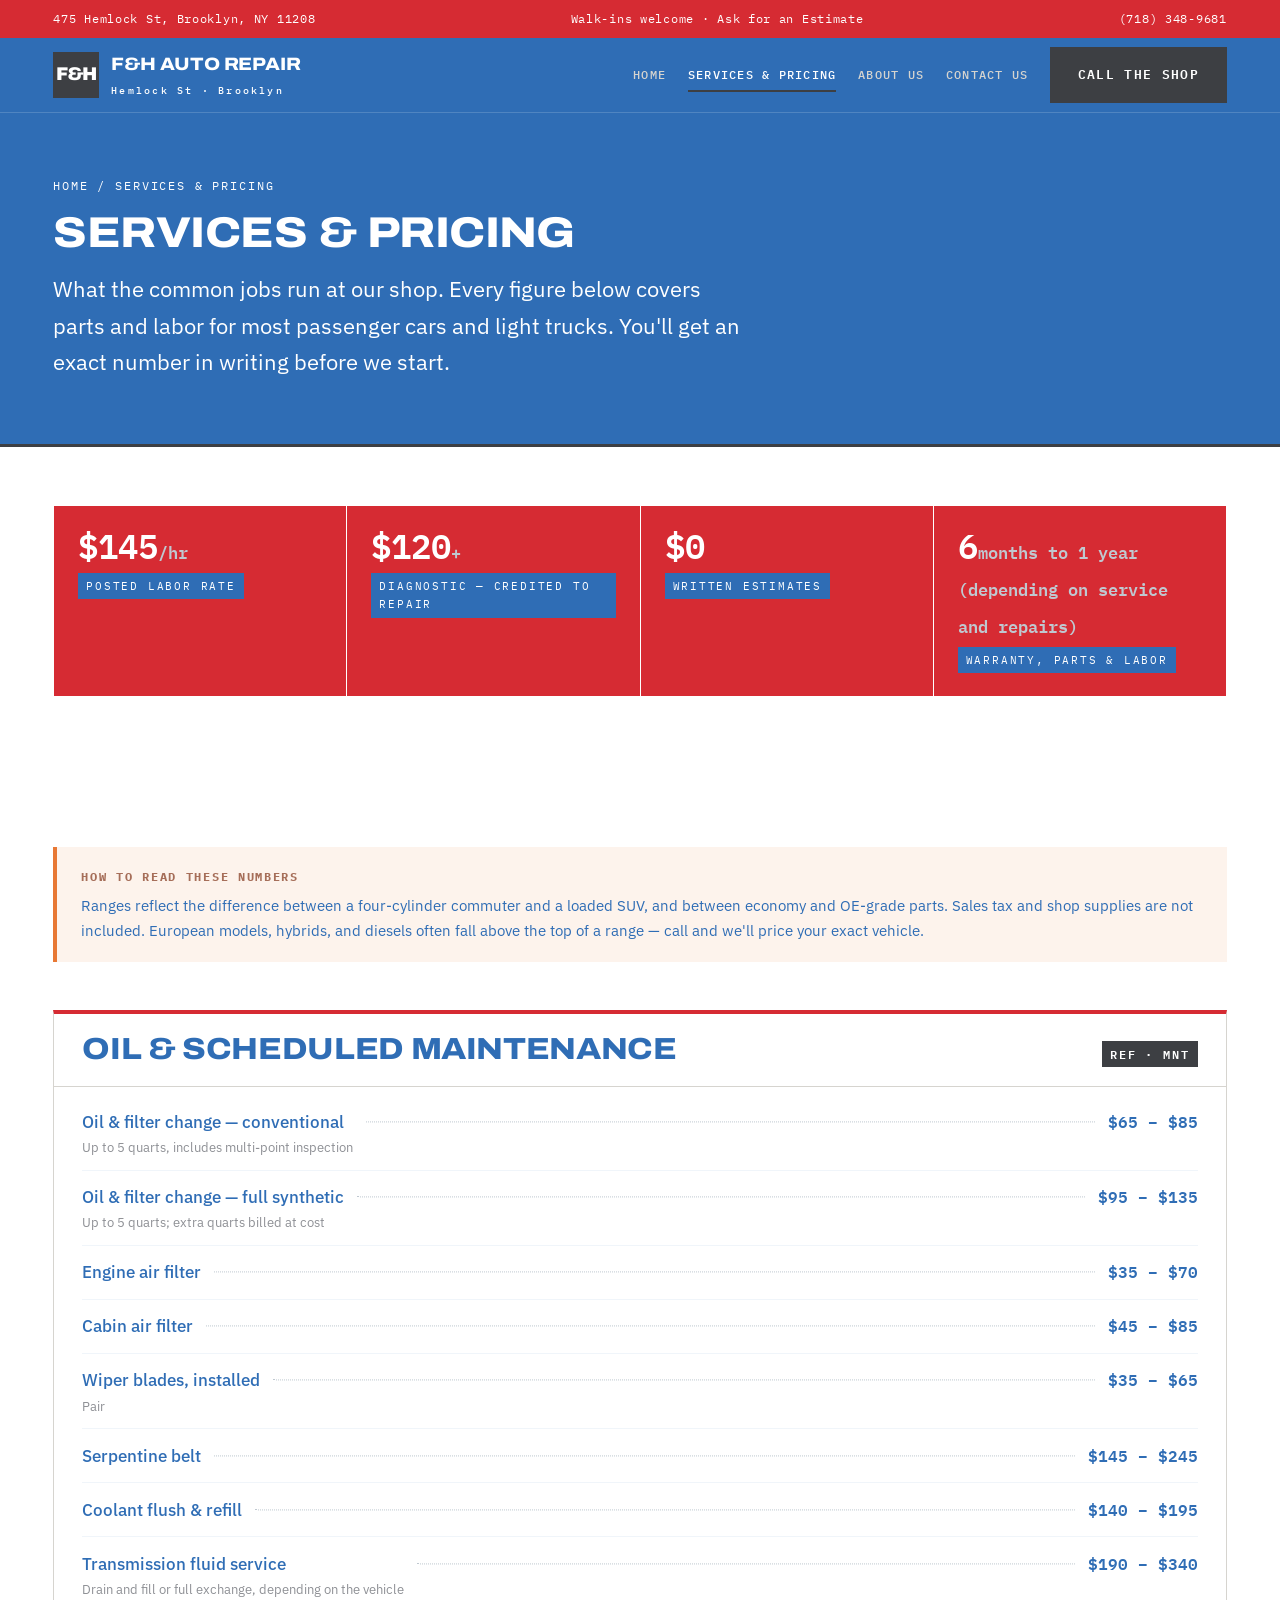
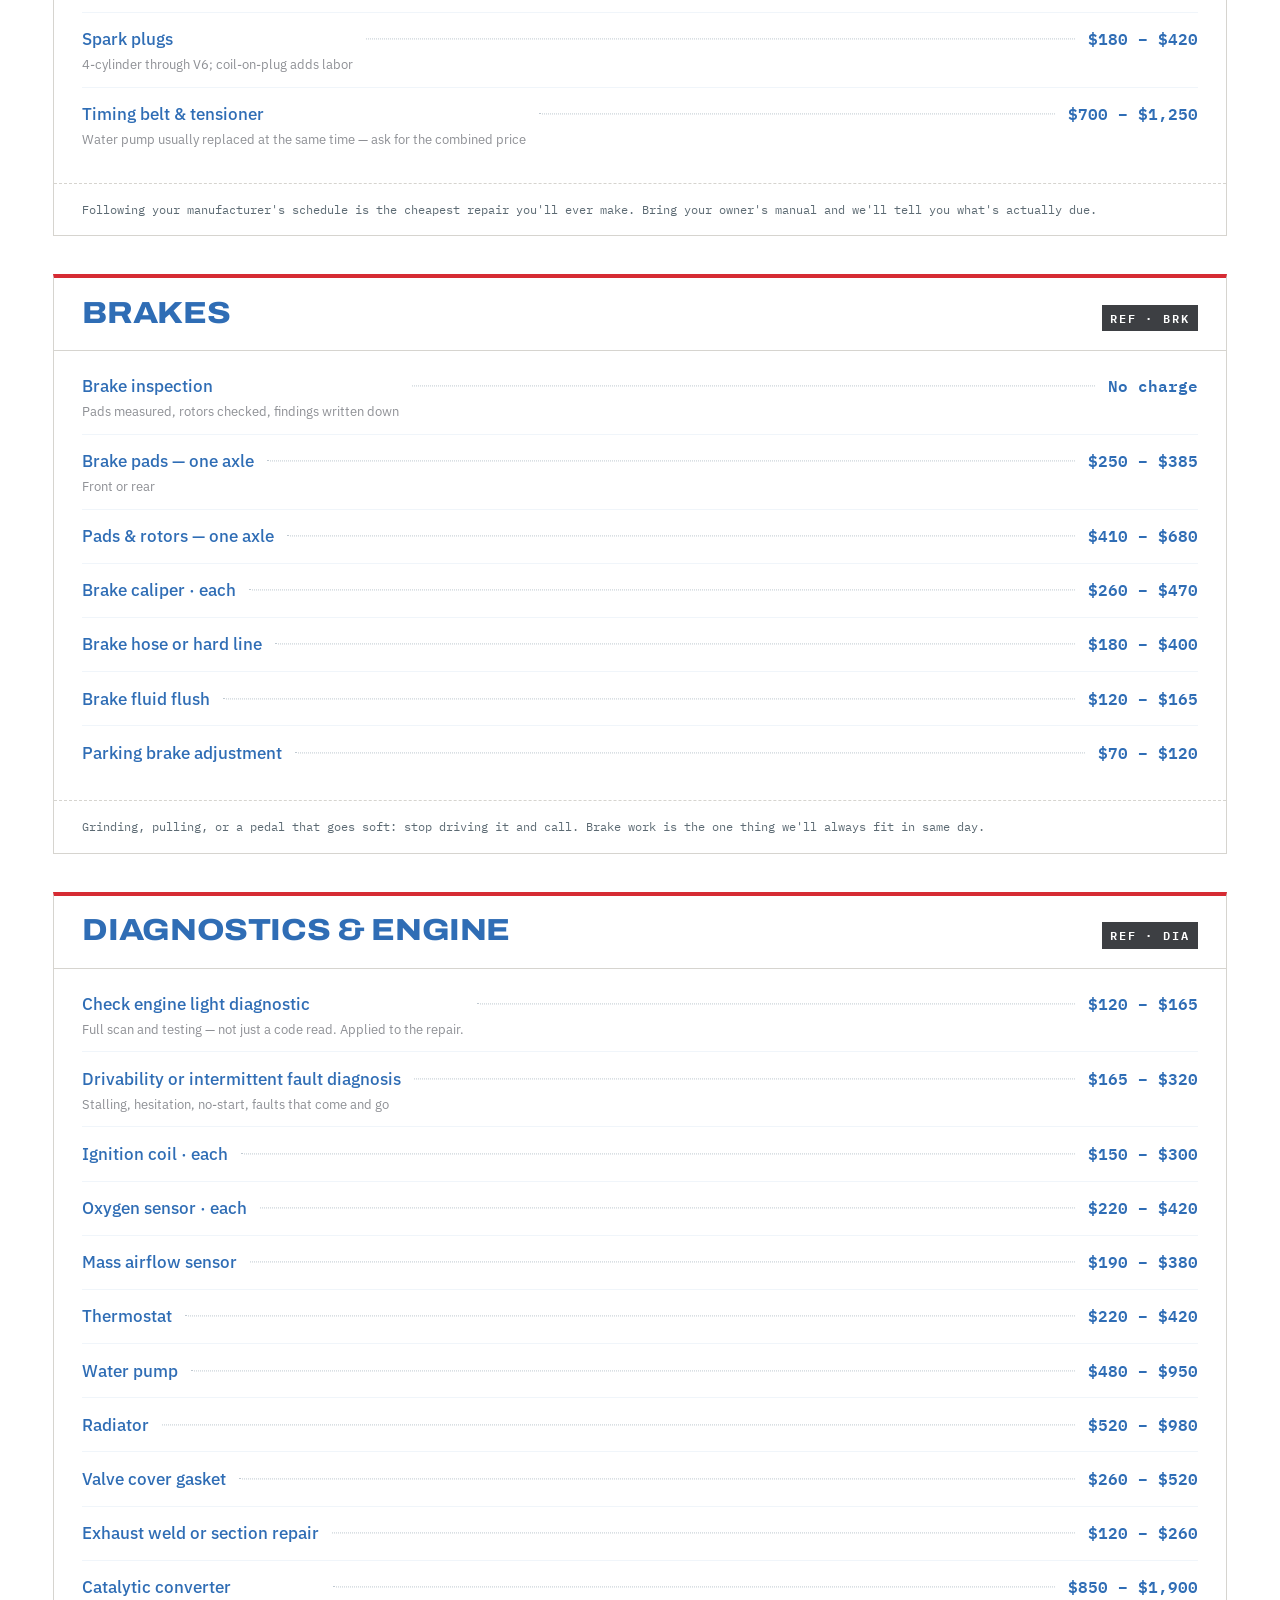
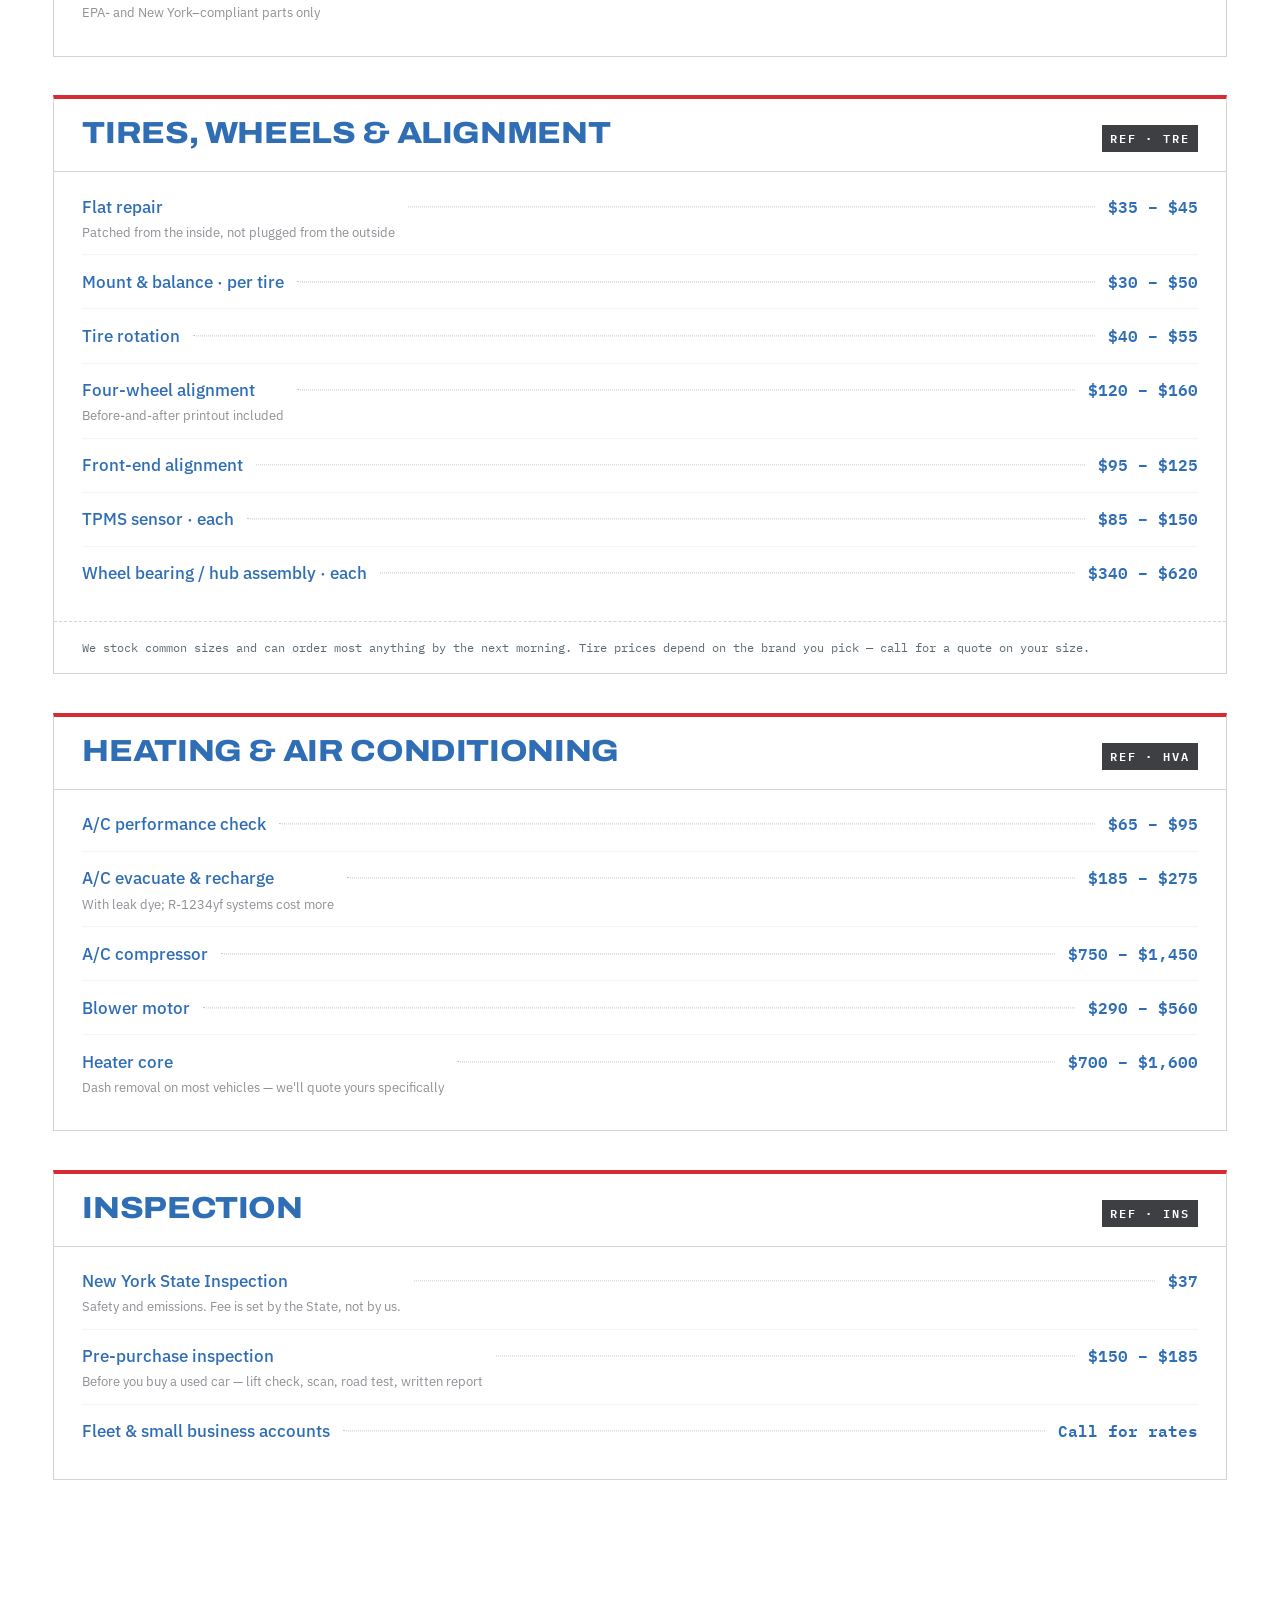
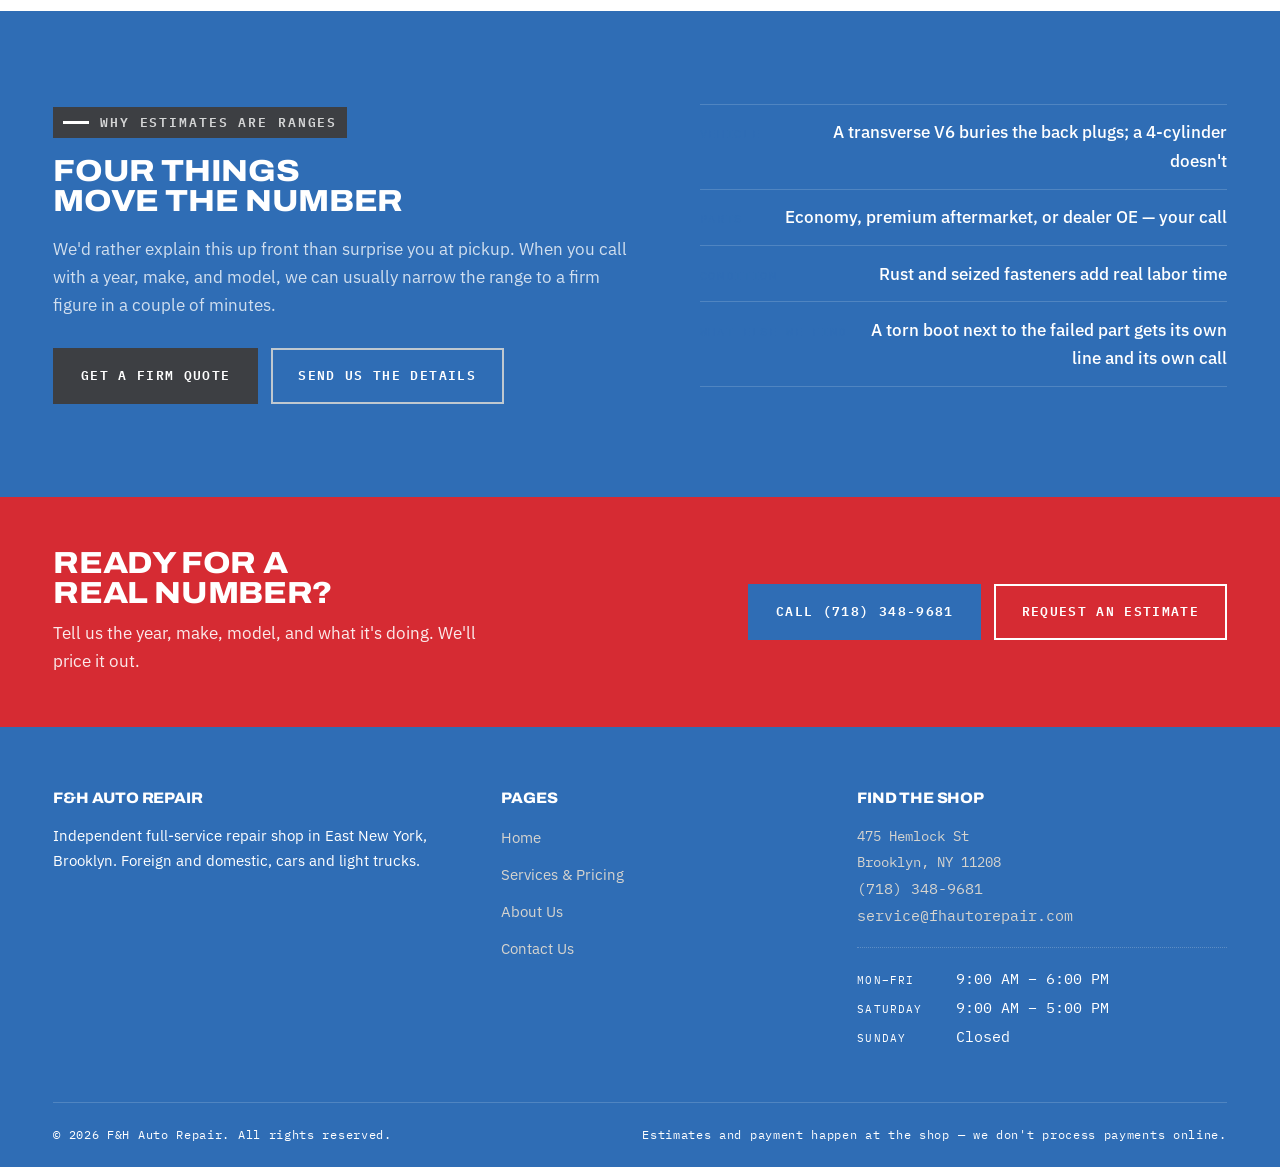
<file: services.html>
<!DOCTYPE html>
<!--
  F&H Auto Repair — Services & Pricing
  PRICING NOTE: every figure here is an estimated range covering parts + labor for
  common passenger vehicles. Review and adjust to your actual shop rates before
  publishing. Prices are plain text — edit them directly in the .row__price spans.
-->
<html lang="en">
<head>
<meta charset="utf-8">
<meta name="viewport" content="width=device-width, initial-scale=1">
<title>Services &amp; Pricing — F&amp;H Auto Repair, Brooklyn</title>
<meta name="description" content="Estimated pricing for brakes, oil changes, diagnostics, tires, alignment, A/C, electrical and NY State Inspection at F&amp;H Auto Repair in Brooklyn, NY.">
<meta name="theme-color" content="#171717">

<link rel="preconnect" href="https://fonts.googleapis.com">
<link rel="preconnect" href="https://fonts.gstatic.com" crossorigin>
<link href="https://fonts.googleapis.com/css2?family=Archivo:wdth,wght@62..125,400..900&family=IBM+Plex+Mono:wght@400;500;600&family=IBM+Plex+Sans:wght@400;500;600&display=swap" rel="stylesheet">
<link rel="stylesheet" href="css/styles.css">
</head>

<body>
<a class="skip" href="#main">Skip to main content</a>

<div class="utility">
  <div class="wrap">
    <span>475 Hemlock St, Brooklyn, NY 11208</span>
    <span class="utility__note">Walk-ins welcome · Ask for an Estimate</span>
    <a href="tel:+17183489681">(718) 348-9681</a>
  </div>
</div>

<header class="masthead">
  <div class="wrap">
    <a class="logo" href="index.html">
      <span class="logo__mark" aria-hidden="true">F&amp;H</span>
      <span>
        <span class="logo__name">F&amp;H Auto Repair</span>
        <span class="logo__sub">Hemlock St · Brooklyn</span>
      </span>
    </a>

    <button class="nav-toggle" type="button" aria-expanded="false" aria-controls="site-nav">
      <span class="nav-toggle__bars" aria-hidden="true"><i></i><i></i><i></i></span>
      Menu
    </button>

    <nav class="nav" id="site-nav" aria-label="Main">
      <ul class="nav__list">
        <li><a href="index.html">Home</a></li>
        <li><a href="services.html" aria-current="page">Services &amp; Pricing</a></li>
        <li><a href="about.html">About Us</a></li>
        <li><a href="contact.html">Contact Us</a></li>
        <li class="nav__cta"><a class="btn btn--primary" href="tel:+17185550142">Call the shop</a></li>
      </ul>
    </nav>
  </div>
</header>

<main id="main">

  <section class="page-head">
    <div class="wrap">
      <p class="crumb"><a href="index.html">Home</a> / Services &amp; Pricing</p>
      <h1>Services &amp; Pricing</h1>
      <p class="lede">
        What the common jobs run at our shop. Every figure below covers parts and labor
        for most passenger cars and light trucks. You'll get an exact number in writing
        before we start.
      </p>
    </div>
  </section>

  <!-- Rate context -->
  <section class="band band--tight band--charcoal">
    <div class="wrap">
      <div class="rate-strip">
        <div class="rate-strip__cell">
          <span class="rate-strip__figure">$145<small>/hr</small></span>
          <span class="rate-strip__label">Posted labor rate</span>
        </div>
        <div class="rate-strip__cell">
          <span class="rate-strip__figure">$120<small>+</small></span>
          <span class="rate-strip__label">Diagnostic — credited to repair</span>
        </div>
        <div class="rate-strip__cell">
          <span class="rate-strip__figure">$0</span>
          <span class="rate-strip__label">Written estimates</span>
        </div>
        <div class="rate-strip__cell">
          <span class="rate-strip__figure">6<small>months to 1 year (depending on service and repairs)</small></span>
          <span class="rate-strip__label">Warranty, parts &amp; labor</span>
        </div>
      </div>
    </div>
  </section>

  <section class="band">
    <div class="wrap">

      <div class="notice" style="margin-bottom: clamp(2rem, 4vw, 3rem);">
        <strong>How to read these numbers</strong>
        Ranges reflect the difference between a four-cylinder commuter and a loaded SUV,
        and between economy and OE-grade parts. Sales tax and shop supplies are not
        included. European models, hybrids, and diesels often fall above the top of a
        range — call and we'll price your exact vehicle.
      </div>

      <!-- ==================== MAINTENANCE ==================== -->
      <section class="ticket">
        <div class="ticket__head">
          <h3>Oil &amp; Scheduled Maintenance</h3>
          <span class="ticket__code">Ref · MNT</span>
        </div>
        <ul class="ticket__rows">
          <li class="row">
            <span class="row__name">Oil &amp; filter change — conventional
              <small>Up to 5 quarts, includes multi-point inspection</small></span>
            <span class="row__lead" aria-hidden="true"></span>
            <span class="row__price">$65 – $85</span>
          </li>
          <li class="row">
            <span class="row__name">Oil &amp; filter change — full synthetic
              <small>Up to 5 quarts; extra quarts billed at cost</small></span>
            <span class="row__lead" aria-hidden="true"></span>
            <span class="row__price">$95 – $135</span>
          </li>
          <li class="row">
            <span class="row__name">Engine air filter</span>
            <span class="row__lead" aria-hidden="true"></span>
            <span class="row__price">$35 – $70</span>
          </li>
          <li class="row">
            <span class="row__name">Cabin air filter</span>
            <span class="row__lead" aria-hidden="true"></span>
            <span class="row__price">$45 – $85</span>
          </li>
          <li class="row">
            <span class="row__name">Wiper blades, installed <small>Pair</small></span>
            <span class="row__lead" aria-hidden="true"></span>
            <span class="row__price">$35 – $65</span>
          </li>
          <li class="row">
            <span class="row__name">Serpentine belt</span>
            <span class="row__lead" aria-hidden="true"></span>
            <span class="row__price">$145 – $245</span>
          </li>
          <li class="row">
            <span class="row__name">Coolant flush &amp; refill</span>
            <span class="row__lead" aria-hidden="true"></span>
            <span class="row__price">$140 – $195</span>
          </li>
          <li class="row">
            <span class="row__name">Transmission fluid service
              <small>Drain and fill or full exchange, depending on the vehicle</small></span>
            <span class="row__lead" aria-hidden="true"></span>
            <span class="row__price">$190 – $340</span>
          </li>
          <li class="row">
            <span class="row__name">Spark plugs <small>4-cylinder through V6; coil-on-plug adds labor</small></span>
            <span class="row__lead" aria-hidden="true"></span>
            <span class="row__price">$180 – $420</span>
          </li>
          <li class="row">
            <span class="row__name">Timing belt &amp; tensioner
              <small>Water pump usually replaced at the same time — ask for the combined price</small></span>
            <span class="row__lead" aria-hidden="true"></span>
            <span class="row__price">$700 – $1,250</span>
          </li>
        </ul>
        <p class="ticket__foot">
          Following your manufacturer's schedule is the cheapest repair you'll ever make.
          Bring your owner's manual and we'll tell you what's actually due.
        </p>
      </section>

      <!-- ==================== BRAKES ==================== -->
      <section class="ticket">
        <div class="ticket__head">
          <h3>Brakes</h3>
          <span class="ticket__code">Ref · BRK</span>
        </div>
        <ul class="ticket__rows">
          <li class="row">
            <span class="row__name">Brake inspection <small>Pads measured, rotors checked, findings written down</small></span>
            <span class="row__lead" aria-hidden="true"></span>
            <span class="row__price">No charge</span>
          </li>
          <li class="row">
            <span class="row__name">Brake pads — one axle <small>Front or rear</small></span>
            <span class="row__lead" aria-hidden="true"></span>
            <span class="row__price">$250 – $385</span>
          </li>
          <li class="row">
            <span class="row__name">Pads &amp; rotors — one axle</span>
            <span class="row__lead" aria-hidden="true"></span>
            <span class="row__price">$410 – $680</span>
          </li>
          <li class="row">
            <span class="row__name">Brake caliper <span aria-hidden="true">·</span> each</span>
            <span class="row__lead" aria-hidden="true"></span>
            <span class="row__price">$260 – $470</span>
          </li>
          <li class="row">
            <span class="row__name">Brake hose or hard line</span>
            <span class="row__lead" aria-hidden="true"></span>
            <span class="row__price">$180 – $400</span>
          </li>
          <li class="row">
            <span class="row__name">Brake fluid flush</span>
            <span class="row__lead" aria-hidden="true"></span>
            <span class="row__price">$120 – $165</span>
          </li>
          <li class="row">
            <span class="row__name">Parking brake adjustment</span>
            <span class="row__lead" aria-hidden="true"></span>
            <span class="row__price">$70 – $120</span>
          </li>
        </ul>
        <p class="ticket__foot">
          Grinding, pulling, or a pedal that goes soft: stop driving it and call. Brake
          work is the one thing we'll always fit in same day.
        </p>
      </section>

      <!-- ==================== DIAGNOSTICS & ENGINE ==================== -->
      <section class="ticket">
        <div class="ticket__head">
          <h3>Diagnostics &amp; Engine</h3>
          <span class="ticket__code">Ref · DIA</span>
        </div>
        <ul class="ticket__rows">
          <li class="row">
            <span class="row__name">Check engine light diagnostic
              <small>Full scan and testing — not just a code read. Applied to the repair.</small></span>
            <span class="row__lead" aria-hidden="true"></span>
            <span class="row__price">$120 – $165</span>
          </li>
          <li class="row">
            <span class="row__name">Drivability or intermittent fault diagnosis
              <small>Stalling, hesitation, no-start, faults that come and go</small></span>
            <span class="row__lead" aria-hidden="true"></span>
            <span class="row__price">$165 – $320</span>
          </li>
          <li class="row">
            <span class="row__name">Ignition coil <span aria-hidden="true">·</span> each</span>
            <span class="row__lead" aria-hidden="true"></span>
            <span class="row__price">$150 – $300</span>
          </li>
          <li class="row">
            <span class="row__name">Oxygen sensor <span aria-hidden="true">·</span> each</span>
            <span class="row__lead" aria-hidden="true"></span>
            <span class="row__price">$220 – $420</span>
          </li>
          <li class="row">
            <span class="row__name">Mass airflow sensor</span>
            <span class="row__lead" aria-hidden="true"></span>
            <span class="row__price">$190 – $380</span>
          </li>
          <li class="row">
            <span class="row__name">Thermostat</span>
            <span class="row__lead" aria-hidden="true"></span>
            <span class="row__price">$220 – $420</span>
          </li>
          <li class="row">
            <span class="row__name">Water pump</span>
            <span class="row__lead" aria-hidden="true"></span>
            <span class="row__price">$480 – $950</span>
          </li>
          <li class="row">
            <span class="row__name">Radiator</span>
            <span class="row__lead" aria-hidden="true"></span>
            <span class="row__price">$520 – $980</span>
          </li>
          <li class="row">
            <span class="row__name">Valve cover gasket</span>
            <span class="row__lead" aria-hidden="true"></span>
            <span class="row__price">$260 – $520</span>
          </li>
          <li class="row">
            <span class="row__name">Exhaust weld or section repair</span>
            <span class="row__lead" aria-hidden="true"></span>
            <span class="row__price">$120 – $260</span>
          </li>
          <li class="row">
            <span class="row__name">Catalytic converter
              <small>EPA- and New York–compliant parts only</small></span>
            <span class="row__lead" aria-hidden="true"></span>
            <span class="row__price">$850 – $1,900</span>
          </li>
        </ul>
      </section>

      <!-- ==================== TIRES & ALIGNMENT ==================== -->
      <section class="ticket">
        <div class="ticket__head">
          <h3>Tires, Wheels &amp; Alignment</h3>
          <span class="ticket__code">Ref · TRE</span>
        </div>
        <ul class="ticket__rows">
          <li class="row">
            <span class="row__name">Flat repair <small>Patched from the inside, not plugged from the outside</small></span>
            <span class="row__lead" aria-hidden="true"></span>
            <span class="row__price">$35 – $45</span>
          </li>
          <li class="row">
            <span class="row__name">Mount &amp; balance <span aria-hidden="true">·</span> per tire</span>
            <span class="row__lead" aria-hidden="true"></span>
            <span class="row__price">$30 – $50</span>
          </li>
          <li class="row">
            <span class="row__name">Tire rotation</span>
            <span class="row__lead" aria-hidden="true"></span>
            <span class="row__price">$40 – $55</span>
          </li>
          <li class="row">
            <span class="row__name">Four-wheel alignment <small>Before-and-after printout included</small></span>
            <span class="row__lead" aria-hidden="true"></span>
            <span class="row__price">$120 – $160</span>
          </li>
          <li class="row">
            <span class="row__name">Front-end alignment</span>
            <span class="row__lead" aria-hidden="true"></span>
            <span class="row__price">$95 – $125</span>
          </li>
          <li class="row">
            <span class="row__name">TPMS sensor <span aria-hidden="true">·</span> each</span>
            <span class="row__lead" aria-hidden="true"></span>
            <span class="row__price">$85 – $150</span>
          </li>
          <li class="row">
            <span class="row__name">Wheel bearing / hub assembly <span aria-hidden="true">·</span> each</span>
            <span class="row__lead" aria-hidden="true"></span>
            <span class="row__price">$340 – $620</span>
          </li>
        </ul>
        <p class="ticket__foot">
          We stock common sizes and can order most anything by the next morning. Tire
          prices depend on the brand you pick — call for a quote on your size.
        </p>
      </section>

      <!-- ==================== STEERING & SUSPENSION ====================
      <section class="ticket">
        <div class="ticket__head">
          <h3>Steering &amp; Suspension</h3>
          <span class="ticket__code">Ref · SUS</span>
        </div>
        <ul class="ticket__rows">
          <li class="row">
            <span class="row__name">Struts, front <span aria-hidden="true">·</span> pair, installed
              <small>Alignment recommended afterward</small></span>
            <span class="row__lead" aria-hidden="true"></span>
            <span class="row__price">$620 – $1,150</span>
          </li>
          <li class="row">
            <span class="row__name">Shocks, rear <span aria-hidden="true">·</span> pair, installed</span>
            <span class="row__lead" aria-hidden="true"></span>
            <span class="row__price">$380 – $780</span>
          </li>
          <li class="row">
            <span class="row__name">Control arm <span aria-hidden="true">·</span> each</span>
            <span class="row__lead" aria-hidden="true"></span>
            <span class="row__price">$340 – $680</span>
          </li>
          <li class="row">
            <span class="row__name">Sway bar links <span aria-hidden="true">·</span> pair</span>
            <span class="row__lead" aria-hidden="true"></span>
            <span class="row__price">$180 – $320</span>
          </li>
          <li class="row">
            <span class="row__name">Tie rod end <span aria-hidden="true">·</span> each</span>
            <span class="row__lead" aria-hidden="true"></span>
            <span class="row__price">$180 – $330</span>
          </li>
          <li class="row">
            <span class="row__name">Power steering pump</span>
            <span class="row__lead" aria-hidden="true"></span>
            <span class="row__price">$420 – $820</span>
          </li>
        </ul>
      </section> -->

      <!-- ==================== ELECTRICAL ====================
      <section class="ticket">
        <div class="ticket__head">
          <h3>Battery, Charging &amp; Electrical</h3>
          <span class="ticket__code">Ref · ELE</span>
        </div>
        <ul class="ticket__rows">
          <li class="row">
            <span class="row__name">Battery &amp; charging system test</span>
            <span class="row__lead" aria-hidden="true"></span>
            <span class="row__price">No charge</span>
          </li>
          <li class="row">
            <span class="row__name">Battery replacement, installed <small>Includes terminal cleaning and system reset</small></span>
            <span class="row__lead" aria-hidden="true"></span>
            <span class="row__price">$185 – $330</span>
          </li>
          <li class="row">
            <span class="row__name">Alternator</span>
            <span class="row__lead" aria-hidden="true"></span>
            <span class="row__price">$460 – $860</span>
          </li>
          <li class="row">
            <span class="row__name">Starter</span>
            <span class="row__lead" aria-hidden="true"></span>
            <span class="row__price">$410 – $780</span>
          </li>
          <li class="row">
            <span class="row__name">Headlight or taillight bulb <span aria-hidden="true">·</span> each</span>
            <span class="row__lead" aria-hidden="true"></span>
            <span class="row__price">$45 – $130</span>
          </li>
          <li class="row">
            <span class="row__name">Electrical fault tracing <small>Parasitic draws, shorts, wiring damage</small></span>
            <span class="row__lead" aria-hidden="true"></span>
            <span class="row__price">$145 <span>/ hr</span></span>
          </li>
        </ul>
      </section> -->

      <!-- ==================== HVAC ==================== -->
      <section class="ticket">
        <div class="ticket__head">
          <h3>Heating &amp; Air Conditioning</h3>
          <span class="ticket__code">Ref · HVA</span>
        </div>
        <ul class="ticket__rows">
          <li class="row">
            <span class="row__name">A/C performance check</span>
            <span class="row__lead" aria-hidden="true"></span>
            <span class="row__price">$65 – $95</span>
          </li>
          <li class="row">
            <span class="row__name">A/C evacuate &amp; recharge <small>With leak dye; R-1234yf systems cost more</small></span>
            <span class="row__lead" aria-hidden="true"></span>
            <span class="row__price">$185 – $275</span>
          </li>
          <li class="row">
            <span class="row__name">A/C compressor</span>
            <span class="row__lead" aria-hidden="true"></span>
            <span class="row__price">$750 – $1,450</span>
          </li>
          <li class="row">
            <span class="row__name">Blower motor</span>
            <span class="row__lead" aria-hidden="true"></span>
            <span class="row__price">$290 – $560</span>
          </li>
          <li class="row">
            <span class="row__name">Heater core <small>Dash removal on most vehicles — we'll quote yours specifically</small></span>
            <span class="row__lead" aria-hidden="true"></span>
            <span class="row__price">$700 – $1,600</span>
          </li>
        </ul>
      </section>

      <!-- ==================== INSPECTION ==================== -->
      <section class="ticket">
        <div class="ticket__head">
          <h3>Inspection</h3>
          <span class="ticket__code">Ref · INS</span>
        </div>
        <ul class="ticket__rows">
          <li class="row">
            <span class="row__name">New York State Inspection
              <small>Safety and emissions. Fee is set by the State, not by us.</small></span>
            <span class="row__lead" aria-hidden="true"></span>
            <span class="row__price">$37</span>
          </li>
          <li class="row">
            <span class="row__name">Pre-purchase inspection
              <small>Before you buy a used car — lift check, scan, road test, written report</small></span>
            <span class="row__lead" aria-hidden="true"></span>
            <span class="row__price">$150 – $185</span>
          </li>
          <!--<li class="row">
            <span class="row__name">Second-opinion estimate review
              <small>Bring another shop's estimate and we'll walk through it with you</small></span>
            <span class="row__lead" aria-hidden="true"></span>
            <span class="row__price">No charge</span>
          </li>-->
          <li class="row">
            <span class="row__name">Fleet &amp; small business accounts</span>
            <span class="row__lead" aria-hidden="true"></span>
            <span class="row__price">Call for rates</span>
          </li>
        </ul>
      </section>

    </div>
  </section>

  <!-- ==================== WHAT MOVES THE PRICE ==================== -->
  <section class="band band--dark">
    <div class="wrap">
      <div class="split">
        <div>
          <p class="eyebrow">Why estimates are ranges</p>
          <h2>Four things move the number</h2>
          <p style="margin-top:1.2rem;">
            We'd rather explain this up front than surprise you at pickup. When you call
            with a year, make, and model, we can usually narrow the range to a firm figure
            in a couple of minutes.
          </p>
          <div class="btn-row" style="margin-top:1.8rem;">
            <a class="btn btn--primary" href="tel:+17185550142">Get a firm quote</a>
            <a class="btn btn--ghost" href="contact.html">Send us the details</a>
          </div>
        </div>

        <ul class="specs">
          <li>
            <span class="specs__key">Vehicle</span>
            <span class="specs__val">A transverse V6 buries the back plugs; a 4-cylinder doesn't</span>
          </li>
          <li>
            <span class="specs__key">Parts</span>
            <span class="specs__val">Economy, premium aftermarket, or dealer OE — your call</span>
          </li>
          <li>
            <span class="specs__key">Condition</span>
            <span class="specs__val">Rust and seized fasteners add real labor time</span>
          </li>
          <li>
            <span class="specs__key">What else we find</span>
            <span class="specs__val">A torn boot next to the failed part gets its own line and its own call</span>
          </li>
        </ul>
      </div>
    </div>
  </section>

  <section class="cta-strip">
    <div class="wrap">
      <div>
        <h2>Ready for a real number?</h2>
        <p>Tell us the year, make, model, and what it's doing. We'll price it out.</p>
      </div>
      <div class="btn-row">
        <a class="btn btn--solid-dark" href="tel:+17183489681">Call (718) 348-9681</a>
        <a class="btn btn--outline" href="contact.html">Request an estimate</a>
      </div>
    </div>
  </section>

</main>

<footer class="footer">
  <div class="wrap">
    <div class="footer__grid">
      <div>
        <h4>F&amp;H Auto Repair</h4>
        <p>Independent full-service repair shop in East New York, Brooklyn. Foreign and domestic, cars and light trucks.</p>
      </div>
      <div>
        <h4>Pages</h4>
        <ul>
          <li><a href="index.html">Home</a></li>
          <li><a href="services.html">Services &amp; Pricing</a></li>
          <li><a href="about.html">About Us</a></li>
          <li><a href="contact.html">Contact Us</a></li>
        </ul>
      </div>
      <div>
        <h4>Find the shop</h4>
        <address>
          475 Hemlock St<br>
          Brooklyn, NY 11208<br>
          <a href="tel:+17183489681">(718) 348-9681</a><br>
          <a href="mailto:service@fhautorepair.com">service@fhautorepair.com</a>
        </address>
        <p class="footer__hours">
          <span>Mon&ndash;Fri</span> 9:00 AM &ndash; 6:00 PM<br>
          <span>Saturday</span> 9:00 AM &ndash; 5:00 PM<br>
          <span>Sunday</span> Closed
        </p>
      </div>
    </div>
    <div class="footer__base">
      <span>&copy; <span data-year>2026</span> F&amp;H Auto Repair. All rights reserved.</span>
      <span>Estimates and payment happen at the shop — we don't process payments online.</span>
    </div>
  </div>
</footer>

<script src="js/main.js"></script>
</body>
</html>
</file>
<file: css/styles.css>
/* ==========================================================================
   F&H Auto Repair — styles.css
   Design system: "service ticket". Dark shop-floor structure, paper-white
   reading surfaces, mono numerals for every figure on the site.
   ========================================================================== */

/* --------------------------------------------------------------------------
   1. TOKENS
   -------------------------------------------------------------------------- */
:root {
  /* Brand — primary */
  --primary-red: #D62B33;
  --primary-blue: #2F6DB5;
  --off-white: #FFFFFF;
  --light-gray: #D6D4CF;

  /* Brand — secondary */
  --steel-blue: #7894B8;
  --industrial-gray: #8E9095;
  --slate: #5C6A73;
  --brick-brown: #A66E59;
  --safety-orange: #E87834;
  --metal-silver: #BFC8D0;

  /* Derived */
  --red-dark: #B01F27;
  --ink-soft: rgba(47, 109, 181, .68);
  --rule: rgba(47, 109, 181, .14);
  --rule-dark: rgba(255, 255, 255, .16);

  /* Type */
  --display: 'Archivo', 'Arial Narrow', system-ui, sans-serif;
  --body: 'IBM Plex Sans', system-ui, -apple-system, sans-serif;
  --mono: 'IBM Plex Mono', ui-monospace, 'SFMono-Regular', monospace;

  /* Scale */
  --step--1: clamp(.78rem, .76rem + .1vw, .84rem);
  --step-0: clamp(1rem, .97rem + .16vw, 1.09rem);
  --step-1: clamp(1.2rem, 1.13rem + .34vw, 1.42rem);
  --step-2: clamp(1.5rem, 1.36rem + .68vw, 2rem);
  --step-3: clamp(1.95rem, 1.7rem + 1.24vw, 2.9rem);
  --step-4: clamp(2.6rem, 2.05rem + 2.7vw, 4.6rem);

  /* Space */
  --gutter: clamp(1.15rem, .8rem + 1.6vw, 2.5rem);
  --band: clamp(3.5rem, 2.6rem + 4vw, 6.5rem);
  --max: 1240px;
}

/* --------------------------------------------------------------------------
   2. BASE
   -------------------------------------------------------------------------- */
*, *::before, *::after { box-sizing: border-box; }

html { -webkit-text-size-adjust: 100%; scroll-behavior: smooth; }

body {
  margin: 0;
  background: var(--off-white);
  color: var(--primary-blue);
  font-family: var(--body);
  font-size: var(--step-0);
  line-height: 1.62;
  -webkit-font-smoothing: antialiased;
}

img { max-width: 100%; display: block; }

a { color: var(--primary-blue); text-underline-offset: .18em; }
a:hover { color: var(--off-white); }

h1, h2, h3, h4 {
  font-family: var(--display);
  font-variation-settings: 'wdth' 112;
  font-weight: 800;
  text-transform: uppercase;
  letter-spacing: -.012em;
  line-height: .98;
  margin: 0;
  text-wrap: balance;
}

h1 { font-size: var(--step-3); }
h2 { font-size: var(--step-2); }
h3 { font-size: var(--step-1); }

p { margin: 0 0 1.05em; max-width: 62ch; }
p:last-child { margin-bottom: 0; }

:focus-visible {
  outline: 3px solid var(--safety-orange);
  outline-offset: 3px;
}

::selection { background: var(--primary-red); color: #fff; }

.skip {
  position: absolute; left: -9999px; top: 0; z-index: 999;
  background: var(--safety-orange); color: var(--primary-blue);
  padding: .7rem 1.1rem; font-family: var(--mono); font-weight: 600;
}
.skip:focus { left: .5rem; top: .5rem; }

/* --------------------------------------------------------------------------
   3. LAYOUT PRIMITIVES
   -------------------------------------------------------------------------- */
.wrap {
  width: 100%;
  max-width: var(--max);
  margin-inline: auto;
  padding-inline: var(--gutter);
}

.band {
  padding-block: var(--band);
}
.band--tight { padding-block: calc(var(--band) * .62); }

.band--dark {
  background: var(--primary-blue);
  color: var(--off-white);
}
.band--primary-red {
  background: var(--primary-red);
  color: var(--off-white);
}
.band--dark p, .band--primary-red p { color: rgba(255, 255, 255, .78); }
.band--dark a:not(.btn), .band--primary-red a:not(.btn) { color: var(--steel-blue); }

/* Section eyebrow: mono label. Updated for action/label styling */
.eyebrow {
  display: inline-flex;
  align-items: center;
  gap: .7rem;
  font-family: var(--mono);
  font-size: var(--step--1);
  font-weight: 600;
  letter-spacing: .14em;
  text-transform: uppercase;
  background: #3D3F43;
  color: #FFFFFF;
  padding: 0.3rem 0.6rem;
  margin: 0 0 1.1rem;
}
.eyebrow::before {
  content: '';
  width: 26px; height: 3px;
  background: #FFFFFF;
  flex: none;
}

.section-head { margin-bottom: clamp(1.8rem, 3vw, 3rem); }
.section-head h2 { font-size: var(--step-3); }
.section-head .lede {
  margin-top: 1rem;
  font-size: var(--step-1);
  line-height: 1.5;
  color: var(--slate);
  max-width: 56ch;
}
.band--dark .section-head .lede, .band--primary-red .section-head .lede { color: var(--metal-silver); }

/* --------------------------------------------------------------------------
   4. BUTTONS (Action Elements)
   -------------------------------------------------------------------------- */
.btn {
  display: inline-flex;
  white-space: nowrap;
  align-items: center;
  gap: .6rem;
  padding: .95rem 1.6rem;
  font-family: var(--mono);
  font-size: var(--step--1);
  font-weight: 600;
  letter-spacing: .1em;
  text-transform: uppercase;
  text-decoration: none;
  border: 2px solid transparent;
  cursor: pointer;
  transition: background .16s ease, color .16s ease, border-color .16s ease, transform .16s ease;
}
.btn:active { transform: translateY(1px); }

/* Primary buttons utilize #3D3F43 bg & high-visibility text */
.btn--primary {
  background: #3D3F43;
  border-color: #3D3F43;
  color: #FFFFFF;
}
.btn--primary:hover { background: #2b2c2f; border-color: #2b2c2f; color: #FFFFFF; }

.btn--ghost {
  background: transparent;
  border-color: var(--metal-silver);
  color: var(--off-white);
}
.btn--ghost:hover { border-color: var(--off-white); background: rgba(255, 255, 255, .1); color: var(--off-white); }

.btn--outline {
  background: transparent;
  border-color: var(--primary-blue);
  color: var(--primary-blue);
}
.btn--outline:hover { background: var(--primary-blue); color: var(--off-white); }

.btn-row { display: flex; flex-wrap: wrap; gap: .8rem; }

/* --------------------------------------------------------------------------
   5. HEADER + NAV
   -------------------------------------------------------------------------- */
.utility {
  background: var(--primary-red);
  color: var(--off-white);
  font-family: var(--mono);
  font-size: .74rem;
  letter-spacing: .06em;
}
.utility .wrap {
  display: flex;
  justify-content: space-between;
  align-items: center;
  gap: 1rem;
  min-height: 38px;
  flex-wrap: wrap;
}
.utility a { color: var(--off-white); text-decoration: none; }
.utility a:hover { color: #fff; }
.utility__note { color: var(--off-white); }

.masthead {
  position: sticky;
  top: 0;
  z-index: 60;
  background: var(--primary-blue);
  border-bottom: 1px solid var(--rule-dark);
}
.masthead .wrap {
  display: flex;
  align-items: center;
  justify-content: space-between;
  gap: 1rem;
  min-height: 74px;
}

.logo {
  display: inline-flex;
  align-items: center;
  gap: .75rem;
  text-decoration: none;
  color: var(--off-white);
}
/* Logo Mark updated to action style */
.logo__mark {
  display: grid;
  place-items: center;
  width: 46px; height: 46px;
  background: #3D3F43;
  color: #FFFFFF;
  font-family: var(--display);
  font-variation-settings: 'wdth' 100;
  font-weight: 900;
  font-size: 1.15rem;
  letter-spacing: -.04em;
  flex: none;
}
.logo__name {
  font-family: var(--display);
  font-variation-settings: 'wdth' 112;
  font-weight: 800;
  font-size: 1.12rem;
  text-transform: uppercase;
  line-height: 1;
  letter-spacing: -.01em;
}
.logo__sub {
  display: block;
  font-family: var(--mono);
  font-size: .63rem;
  font-weight: 500;
  letter-spacing: .22em;
  color: var(--off-white);
  margin-top: .3rem;
}

.nav__list {
  display: flex;
  align-items: center;
  gap: clamp(.85rem, 1.7vw, 2.1rem);
  list-style: none;
  margin: 0;
  padding: 0;
}
.nav__list > li { flex: none; }
.nav__list a:not(.btn) {
  font-family: var(--mono);
  font-size: .78rem;
  font-weight: 500;
  letter-spacing: .1em;
  text-transform: uppercase;
  color: var(--light-gray);
  text-decoration: none;
  padding: .4rem 0;
  border-bottom: 2px solid transparent;
  display: block;
}
.nav__list a:not(.btn):hover { color: #fff; border-bottom-color: #3D3F43; }
.nav__list a:not(.btn)[aria-current='page'] { color: #fff; border-bottom-color: #3D3F43; }

.nav__cta { display: inline-flex; }

.nav-toggle {
  display: none;
  background: transparent;
  border: 1px solid var(--rule-dark);
  color: var(--off-white);
  padding: .55rem .8rem;
  font-family: var(--mono);
  font-size: .75rem;
  letter-spacing: .12em;
  text-transform: uppercase;
  cursor: pointer;
  align-items: center;
  gap: .5rem;
}
.nav-toggle__bars { display: grid; gap: 3px; }
.nav-toggle__bars i { display: block; width: 16px; height: 2px; background: currentColor; }

/* --------------------------------------------------------------------------
   6. HERO + SLIDESHOW
   -------------------------------------------------------------------------- */
.hero {
  position: relative;
  background: var(--primary-blue);
  color: var(--off-white);
  isolation: isolate;
  overflow: hidden;
}

.slideshow {
  position: absolute;
  inset: 0;
  z-index: -2;
}
.slide {
  position: absolute;
  inset: 0;
  opacity: 0;
  transition: opacity .9s ease;
}
.slide.is-active { opacity: 1; }
.slide img {
  width: 100%;
  height: 100%;
  object-fit: cover;
  transform: scale(1.04);
}

.hero::after {
  content: '';
  position: absolute;
  inset: 0;
  z-index: -1;
  background:
    linear-gradient(to top, rgba(47, 109, 181, .92) 0%, rgba(47, 109, 181, .62) 32%, rgba(47, 109, 181, .12) 66%, rgba(47, 109, 181, .38) 100%),
    linear-gradient(to right, rgba(47, 109, 181, .72) 0%, rgba(47, 109, 181, .04) 58%);
}

.hero__inner {
  position: relative;
  display: flex;
  flex-direction: column;
  justify-content: flex-end;
  min-height: clamp(500px, 76vh, 780px);
  padding-block: clamp(3.5rem, 8vh, 6rem) clamp(2rem, 4vh, 3rem);
}

/* Action tag styling */
.hero__tag {
  display: inline-flex;
  align-items: center;
  gap: .6rem;
  align-self: flex-start;
  background: #3D3F43;
  color: #FFFFFF;
  font-family: var(--mono);
  font-size: .72rem;
  font-weight: 600;
  letter-spacing: .16em;
  text-transform: uppercase;
  padding: .42rem .8rem;
  margin-bottom: 1.3rem;
}

.hero h1 {
  font-size: var(--step-4);
  max-width: 17ch;
}
@media (min-width: 760px) {
  .hero h1 em { display: block; }
}
.hero h1 em {
  font-style: normal;
  color: var(--primary-red);
}
.hero__lede {
  margin-top: 1.3rem;
  font-size: var(--step-1);
  line-height: 1.5;
  color: rgba(255, 255, 255, .85);
  max-width: 46ch;
}
.hero .btn-row { margin-top: 2rem; }

.hero__controls {
  display: flex;
  align-items: center;
  gap: 1rem;
  margin-top: clamp(2rem, 5vh, 3.4rem);
  flex-wrap: wrap;
}
.dots { display: flex; gap: .5rem; list-style: none; margin: 0; padding: 0; }
.dots button {
  width: 46px; height: 4px;
  background: rgba(255, 255, 255, .3);
  border: 0;
  padding: 0;
  cursor: pointer;
  transition: background .2s ease;
}
.dots button:hover { background: rgba(255, 255, 255, .6); }
.dots button[aria-current='true'] { background: #3D3F43; }

.slide-caption {
  font-family: var(--mono);
  font-size: .74rem;
  letter-spacing: .12em;
  text-transform: uppercase;
  color: var(--metal-silver);
}

.arrows { display: flex; gap: .4rem; margin-left: auto; }
.arrows button {
  width: 42px; height: 42px;
  display: grid; place-items: center;
  background: transparent;
  border: 1px solid var(--rule-dark);
  color: var(--off-white);
  cursor: pointer;
  transition: background .16s ease, border-color .16s ease;
}
.arrows button:hover { background: rgba(255, 255, 255, .12); border-color: var(--metal-silver); }

.readout {
  position: relative;
  z-index: 2;
  background: rgba(47, 109, 181, .92);
  border-top: 1px solid var(--rule-dark);
  border-bottom: 3px solid #3D3F43;
  backdrop-filter: blur(6px);
}
.readout .wrap {
  display: grid;
  grid-template-columns: repeat(3, 1fr);
  gap: 1px;
  padding-inline: 0;
  background: var(--rule-dark);
}
.readout__cell {
  background: var(--primary-blue);
  padding: 1.15rem var(--gutter);
  display: flex;
  flex-direction: column;
  gap: .3rem;
  min-width: 0;
}
/* Informational Label styling */
.readout__label {
  font-family: var(--mono);
  font-size: .66rem;
  font-weight: 500;
  letter-spacing: .2em;
  text-transform: uppercase;
  background: #3D3F43;
  color: #FFFFFF;
  padding: 0.2rem 0.5rem;
  align-self: flex-start;
}
.readout__value {
  font-family: var(--mono);
  font-size: .95rem;
  font-weight: 600;
  color: var(--off-white);
  letter-spacing: .01em;
  text-decoration: none;
  overflow-wrap: break-word;
}
a.readout__value:hover { color: var(--safety-orange); }

.status { display: inline-flex; align-items: center; gap: .55rem; }
.status__dot {
  width: 9px; height: 9px;
  border-radius: 50%;
  background: var(--industrial-gray);
  flex: none;
}
.status--open .status__dot {
  background: #3FBF63;
  box-shadow: 0 0 0 0 rgba(63, 191, 99, .6);
  animation: pulse 2.4s ease-out infinite;
}
.status--closed .status__dot { background: var(--safety-orange); }
@keyframes pulse {
  70% { box-shadow: 0 0 0 9px rgba(63, 191, 99, 0); }
  100% { box-shadow: 0 0 0 0 rgba(63, 191, 99, 0); }
}

/* --------------------------------------------------------------------------
   7. SERVICE CARDS
   -------------------------------------------------------------------------- */
.grid {
  display: grid;
  gap: 1px;
  /*background: var(--rule);
  border: 1px solid var(--rule);*/
  grid-template-columns: repeat(auto-fit, minmax(260px, 1fr));
}
.band--dark .grid, .band--primary-red .grid { background: var(--rule-dark); border-color: var(--rule-dark); }

.card {
  background: var(--off-white);
  padding: clamp(1.5rem, 2.4vw, 2.1rem);
  display: flex;
  flex-direction: column;
  gap: .7rem;
  position: relative;
  transition: background .18s ease;
}
.card::before {
  content: '';
  position: absolute;
  top: 0; left: 0; right: 0;
  height: 3px;
  background: #3D3F43;
  transform: scaleX(0);
  transform-origin: left;
  transition: transform .24s ease;
}
.card:hover::before { transform: scaleX(1); }
.band--dark .card, .band--primary-red .card { background: var(--primary-blue); }

.card h3 {
  font-size: var(--step-1);
  font-variation-settings: 'wdth' 108;
}
.card p { font-size: .95rem; color: #000000; margin: 0; }
.band--dark .card p, .band--primary-red .card p { color: var(--off-white); }

/* Informational Label styling */
.card__meta {
  margin-top: auto;
  font-family: var(--mono);
  font-size: .72rem;
  letter-spacing: .1em;
  text-transform: uppercase;
  background: #D6D4CF;
  color: #FFFFFF;
  padding: 0.3rem 0.6rem;
  align-self: flex-start;
  border-top: none;
}
.band--dark .card__meta, .band--primary-red .card__meta {
  background: #3D3F43;
  color: #FFFFFF;
}

/* --------------------------------------------------------------------------
   8. TICKET — the pricing component
   -------------------------------------------------------------------------- */
.ticket {
  background: #fff;
  border: 1px solid var(--light-gray);
  border-top: 4px solid var(--primary-red);
  margin-bottom: clamp(1.6rem, 3vw, 2.4rem);
}

.ticket__head {
  display: flex;
  align-items: baseline;
  justify-content: space-between;
  gap: 1rem;
  flex-wrap: wrap;
  padding: 1.2rem clamp(1.1rem, 2.2vw, 1.9rem);
  border-bottom: 1px solid var(--light-gray);
  background: var(--off-white);
}
.ticket__head h3 { font-size: var(--step-2); }

/* Informational Label styling */
.ticket__code {
  font-family: var(--mono);
  font-size: .72rem;
  font-weight: 600;
  letter-spacing: .16em;
  text-transform: uppercase;
  background: #3D3F43;
  color: #FFFFFF;
  padding: 0.25rem 0.5rem;
}

.ticket__rows { list-style: none; margin: 0; padding: .5rem clamp(1.1rem, 2.2vw, 1.9rem) 1.3rem; }

.row {
  display: flex;
  align-items: baseline;
  gap: .8rem;
  padding: .78rem 0;
  border-bottom: 1px solid rgba(47, 109, 181, .07);
}
.row:last-child { border-bottom: 0; }

.row__name {
  font-weight: 500;
  flex: 0 1 auto;
}
.row__name small {
  display: block;
  font-weight: 400;
  font-size: .82rem;
  color: var(--industrial-gray);
  line-height: 1.45;
  margin-top: .12rem;
}
.row__lead {
  flex: 1 1 auto;
  min-width: 1.5rem;
  border-bottom: 1px dotted var(--metal-silver);
  transform: translateY(-.32em);
}
.row__price {
  font-family: var(--mono);
  font-weight: 600;
  font-size: .98rem;
  white-space: nowrap;
  color: var(--primary-blue);
  flex: none;
}
.row__price span {
  font-size: .74rem;
  font-weight: 500;
  color: var(--industrial-gray);
  letter-spacing: .06em;
}

.ticket__foot {
  max-width: none;
  padding: 1rem clamp(1.1rem, 2.2vw, 1.9rem);
  border-top: 1px dashed var(--light-gray);
  background: var(--off-white);
  font-family: var(--mono);
  font-size: .76rem;
  line-height: 1.6;
  color: var(--slate);
}

.notice {
  border-left: 4px solid var(--safety-orange);
  background: rgba(232, 120, 52, .09);
  padding: 1.25rem 1.5rem;
  font-size: .95rem;
}
.notice strong {
  display: block;
  font-family: var(--mono);
  font-size: .76rem;
  letter-spacing: .14em;
  text-transform: uppercase;
  color: var(--brick-brown);
  margin-bottom: .4rem;
}
.band--dark .notice, .band--primary-red .notice {
  background: rgba(232, 120, 52, .14);
}
.band--dark .notice strong, .band--primary-red .notice strong { color: var(--safety-orange); }

.rate-strip {
  display: grid;
  grid-template-columns: repeat(auto-fit, minmax(190px, 1fr));
  gap: 1px;
  background: var(--rule-dark);
  border: 1px solid var(--rule-dark);
}
.rate-strip__cell {
  background: var(--primary-red);
  padding: 1.4rem 1.5rem;
  display: flex;
  flex-direction: column;
}
.rate-strip__figure {
  font-family: var(--mono);
  font-size: clamp(1.5rem, 1.2rem + 1.2vw, 2.1rem);
  font-weight: 600;
  color: var(--off-white);
  line-height: 1.1;
  display: block;
}
.rate-strip__figure small { font-size: .5em; color: var(--metal-silver); }
/* Informational Label styling */
.rate-strip__label {
  font-family: var(--mono);
  font-size: .7rem;
  letter-spacing: .16em;
  text-transform: uppercase;
  background: #2F6DB5;
  color: #FFFFFF;
  padding: 0.25rem 0.5rem;
  margin-top: .5rem;
  align-self: flex-start;
}

/* --------------------------------------------------------------------------
   9. SPLIT / EDITORIAL BLOCKS
   -------------------------------------------------------------------------- */
.split {
  display: grid;
  gap: clamp(2rem, 5vw, 4rem);
  align-items: start;
  grid-template-columns: minmax(0, 1fr);
}
@media (min-width: 900px) {
  .split { grid-template-columns: minmax(0, 1.05fr) minmax(0, .95fr); }
  .split--wide-left { grid-template-columns: minmax(0, 1.35fr) minmax(0, .65fr); }
}

.figure-frame {
  border: 1px solid var(--rule);
  padding: 10px;
  background: #fff;
}
.figure-frame img { width: 100%; height: auto; }
.figure-frame figcaption {
  font-family: var(--mono);
  font-size: .72rem;
  letter-spacing: .1em;
  text-transform: uppercase;
  color: var(--industrial-gray);
  padding: .8rem .2rem .2rem;
}

.specs { list-style: none; margin: 0; padding: 0; border-top: 1px solid var(--rule); }
.specs li {
  display: flex;
  justify-content: space-between;
  align-items: baseline;
  gap: 1rem;
  padding: .85rem 0;
  border-bottom: 1px solid var(--rule);
}
.specs dt, .specs__key {
  font-family: var(--mono);
  font-size: .74rem;
  letter-spacing: .14em;
  text-transform: uppercase;
  color: var(--primary-blue);
  flex: none;
}
.specs__val { font-weight: 500; text-align: right; }
.band--dark .specs, .band--primary-red .specs { border-top-color: var(--rule-dark); }
.band--dark .specs li, .band--primary-red .specs li { border-bottom-color: var(--rule-dark); }

.statement {
  font-family: var(--display);
  font-variation-settings: 'wdth' 108;
  font-weight: 700;
  text-transform: uppercase;
  font-size: var(--step-2);
  line-height: 1.12;
  letter-spacing: -.01em;
  border-left: 4px solid var(--primary-red);
  padding-left: clamp(1rem, 2vw, 1.6rem);
  max-width: 22ch;
  margin: 0;
}

/* --------------------------------------------------------------------------
   10. HOURS + CONTACT
   -------------------------------------------------------------------------- */
.hours { list-style: none; margin: 0; padding: 0; }
.hours li {
  display: flex;
  align-items: baseline;
  gap: .8rem;
  padding: .7rem 0;
  border-bottom: 1px solid var(--rule-dark);
  font-family: var(--mono);
  font-size: .92rem;
}
.hours li:last-child { border-bottom: 0; }
.hours__day { flex: none; width: 5.5rem; color: var(--metal-silver); letter-spacing: .08em; text-transform: uppercase; font-size: .8rem; }
.hours__lead { flex: 1 1 auto; border-bottom: 1px dotted rgba(255, 255, 255, .28); transform: translateY(-.3em); }
.hours__time { flex: none; font-weight: 600; }
.hours li.is-today .hours__time { color: var(--safety-orange); }
.hours li.is-today .hours__day { color: var(--off-white); }

.panel {
  background: var(--primary-red);
  color: var(--off-white);
  padding: clamp(1.5rem, 3vw, 2.2rem);
  border-top: 4px solid var(--primary-blue);
}
.panel h2, .panel h3 { font-size: var(--step-1); margin-bottom: 1rem; }
.panel + .panel { margin-top: 1.5rem; }
.panel p { color: var(--off-white); font-size: .95rem; }
.panel address {
  font-style: normal;
  font-family: var(--mono);
  font-size: .95rem;
  line-height: 1.85;
  color: var(--off-white);
}
.panel address a { color: var(--off-white); text-decoration: none; }
.panel address a:hover { color: var(--safety-orange); }

.map-frame {
  border: 1px solid var(--rule);
  background: var(--light-gray);
  line-height: 0;
}
.map-frame iframe { width: 100%; height: clamp(300px, 46vh, 460px); border: 0; display: block; }

.form { display: grid; gap: 1.1rem; }
.field { display: grid; gap: .45rem; }
.field label {
  font-family: var(--mono);
  font-size: .74rem;
  font-weight: 600;
  letter-spacing: .14em;
  text-transform: uppercase;
  color: var(--slate);
}
.field label .req { color: var(--primary-red); }
.field input,
.field select,
.field textarea {
  font-family: var(--body);
  font-size: 1rem;
  padding: .82rem .9rem;
  border: 1px solid var(--metal-silver);
  background: #fff;
  color: var(--primary-blue);
  width: 100%;
  border-radius: 0;
  transition: border-color .16s ease, box-shadow .16s ease;
}
.field textarea { resize: vertical; min-height: 140px; }
.field input:focus,
.field select:focus,
.field textarea:focus {
  border-color: var(--primary-blue);
  box-shadow: inset 0 -3px 0 var(--primary-blue);
  outline-offset: 2px;
}
.field__hint { font-size: .82rem; color: var(--industrial-gray); }

.form__pair { display: grid; gap: 1.1rem; grid-template-columns: minmax(0, 1fr); }
@media (min-width: 620px) { .form__pair { grid-template-columns: 1fr 1fr; } }

/* --------------------------------------------------------------------------
   11. CTA STRIP
   -------------------------------------------------------------------------- */
.cta-strip {
  background: var(--primary-red);
  color: #fff;
}
.cta-strip .wrap {
  display: flex;
  align-items: center;
  justify-content: space-between;
  gap: clamp(1.4rem, 3vw, 3rem);
  flex-wrap: wrap;
  padding-block: clamp(2.4rem, 4vw, 3.4rem);
}
.cta-strip h2 { font-size: var(--step-2); max-width: 20ch; }
.cta-strip p { color: rgba(255, 255, 255, .9); margin-top: .7rem; max-width: 46ch; }
.cta-strip .btn--outline {
  border-color: #fff;
  color: #fff;
}
.cta-strip .btn--outline:hover { background: #fff; color: var(--primary-red); }
.cta-strip .btn--solid-dark {
  background: var(--primary-blue);
  border-color: var(--primary-blue);
  color: #fff;
}
.cta-strip .btn--solid-dark:hover { background: var(--off-white); border-color: var(--off-white); color: var(--primary-blue); }

/* --------------------------------------------------------------------------
   12. PAGE HEADER (interior pages)
   -------------------------------------------------------------------------- */
.page-head {
  background: var(--primary-blue);
  color: var(--off-white);
  border-bottom: 3px solid #3D3F43;
  padding-block: clamp(2.6rem, 5vw, 4.4rem);
  background-image:
    repeating-linear-gradient(135deg,
      rgba(47, 109, 181, .22) 0 14px,
      transparent 14px 40px);
}
.page-head h1 { font-size: var(--step-3); }
.page-head .lede {
  margin-top: 1.1rem;
  font-size: var(--step-1);
  color: var(--off-white);
  max-width: 54ch;
}
.crumb {
  font-family: var(--mono);
  font-size: .72rem;
  letter-spacing: .16em;
  text-transform: uppercase;
  color: var(--off-white);
  margin-bottom: 1rem;
}
.crumb a { color: var(--off-white); text-decoration: none; }
.crumb a:hover { color: #fff; }

/* --------------------------------------------------------------------------
   13. FOOTER
   -------------------------------------------------------------------------- */
.footer {
  background: var(--primary-blue);
  color: var(--light-gray);
  padding-block: clamp(3rem, 5vw, 4.5rem) 0;
}
.footer__grid {
  display: grid;
  gap: clamp(2rem, 4vw, 3rem);
  grid-template-columns: minmax(0, 1fr);
}
@media (min-width: 760px) {
  .footer__grid { grid-template-columns: 1.3fr 1fr 1.2fr; }
}
.footer h4 {
  font-size: .95rem;
  color: var(--off-white);
  margin-bottom: 1.1rem;
  font-variation-settings: 'wdth' 105;
}
.footer p { color: var(--off-white); font-size: .95rem; }
.footer ul { list-style: none; margin: 0; padding: 0; }
.footer li { margin-bottom: .55rem; }
.footer a { color: var(--light-gray); text-decoration: none; font-size: .95rem; }
.footer a:hover { color: var(--safety-orange); }
.footer address { font-style: normal; font-family: var(--mono); font-size: .9rem; color: var(--light-gray); line-height: 1.8; }

.footer__hours {
  margin-top: 1.1rem;
  padding-top: 1rem;
  border-top: 1px dotted rgba(255, 255, 255, .22);
  font-family: var(--mono);
  font-size: .82rem;
  line-height: 1.9;
  color: var(--light-gray);
}
.footer__hours span {
  display: inline-block;
  min-width: 5.6rem;
  color: var(--off-white);
  letter-spacing: .1em;
  text-transform: uppercase;
  font-size: .7rem;
}

.footer__base {
  margin-top: clamp(2.5rem, 4vw, 3.5rem);
  border-top: 1px solid var(--rule-dark);
  padding-block: 1.4rem;
  display: flex;
  justify-content: space-between;
  gap: 1rem;
  flex-wrap: wrap;
  font-family: var(--mono);
  font-size: .72rem;
  letter-spacing: .06em;
  color: var(--off-white);
}

/* --------------------------------------------------------------------------
   14. RESPONSIVE
   -------------------------------------------------------------------------- */
@media (max-width: 900px) {
  .nav-toggle { display: inline-flex; }

  .nav {
    position: absolute;
    top: 100%;
    left: 0;
    right: 0;
    background: var(--primary-blue);
    border-bottom: 3px solid #3D3F43;
    display: none;
  }
  .nav.is-open { display: block; }
  .nav__list {
    flex-direction: column;
    align-items: stretch;
    gap: 0;
    padding: .5rem var(--gutter) 1.5rem;
  }
  .nav__list li { border-bottom: 1px solid var(--rule-dark); }
  .nav__list a:not(.btn) {
    padding: 1rem 0;
    font-size: .95rem;
    border-bottom: 0;
    border-left: 3px solid transparent;
    padding-left: 0;
  }
  .nav__list a:not(.btn)[aria-current='page'] { color: #3D3F43; }
  .nav__list .nav__cta { border-bottom: 0; display: block; }
  .nav__list .btn {
    margin-top: 1.1rem;
    justify-content: center;
    width: 100%;
  }
  .masthead .wrap { position: relative; }
}

@media (max-width: 760px) {
  .readout .wrap { grid-template-columns: minmax(0, 1fr); }
  .readout__cell { padding-block: .95rem; }
  .hero__inner { min-height: 78vh; }
  .arrows { margin-left: 0; }
}

@media (max-width: 560px) {
  .row { flex-wrap: wrap; }
  .row__lead { display: none; }
  .row__name { flex: 1 1 100%; }
  .row__price { margin-top: .25rem; }
  .utility .wrap { justify-content: center; text-align: center; }
  .btn-row { flex-direction: column; align-items: stretch; }
  .btn-row .btn { justify-content: center; }
  .utility__note { display: none; }
  .statement { max-width: none; }
}

/* --------------------------------------------------------------------------
   15. MOTION PREFERENCES
   -------------------------------------------------------------------------- */
@media (prefers-reduced-motion: reduce) {
  html { scroll-behavior: auto; }
  *, *::before, *::after {
    animation-duration: .001ms !important;
    animation-iteration-count: 1 !important;
    transition-duration: .001ms !important;
  }
  .slide { transition: none; }
}

@media print {
  .masthead, .utility, .hero, .cta-strip, .footer, .nav-toggle { display: none; }
  body { background: #fff; }
  .ticket { break-inside: avoid; }
}
</file>
